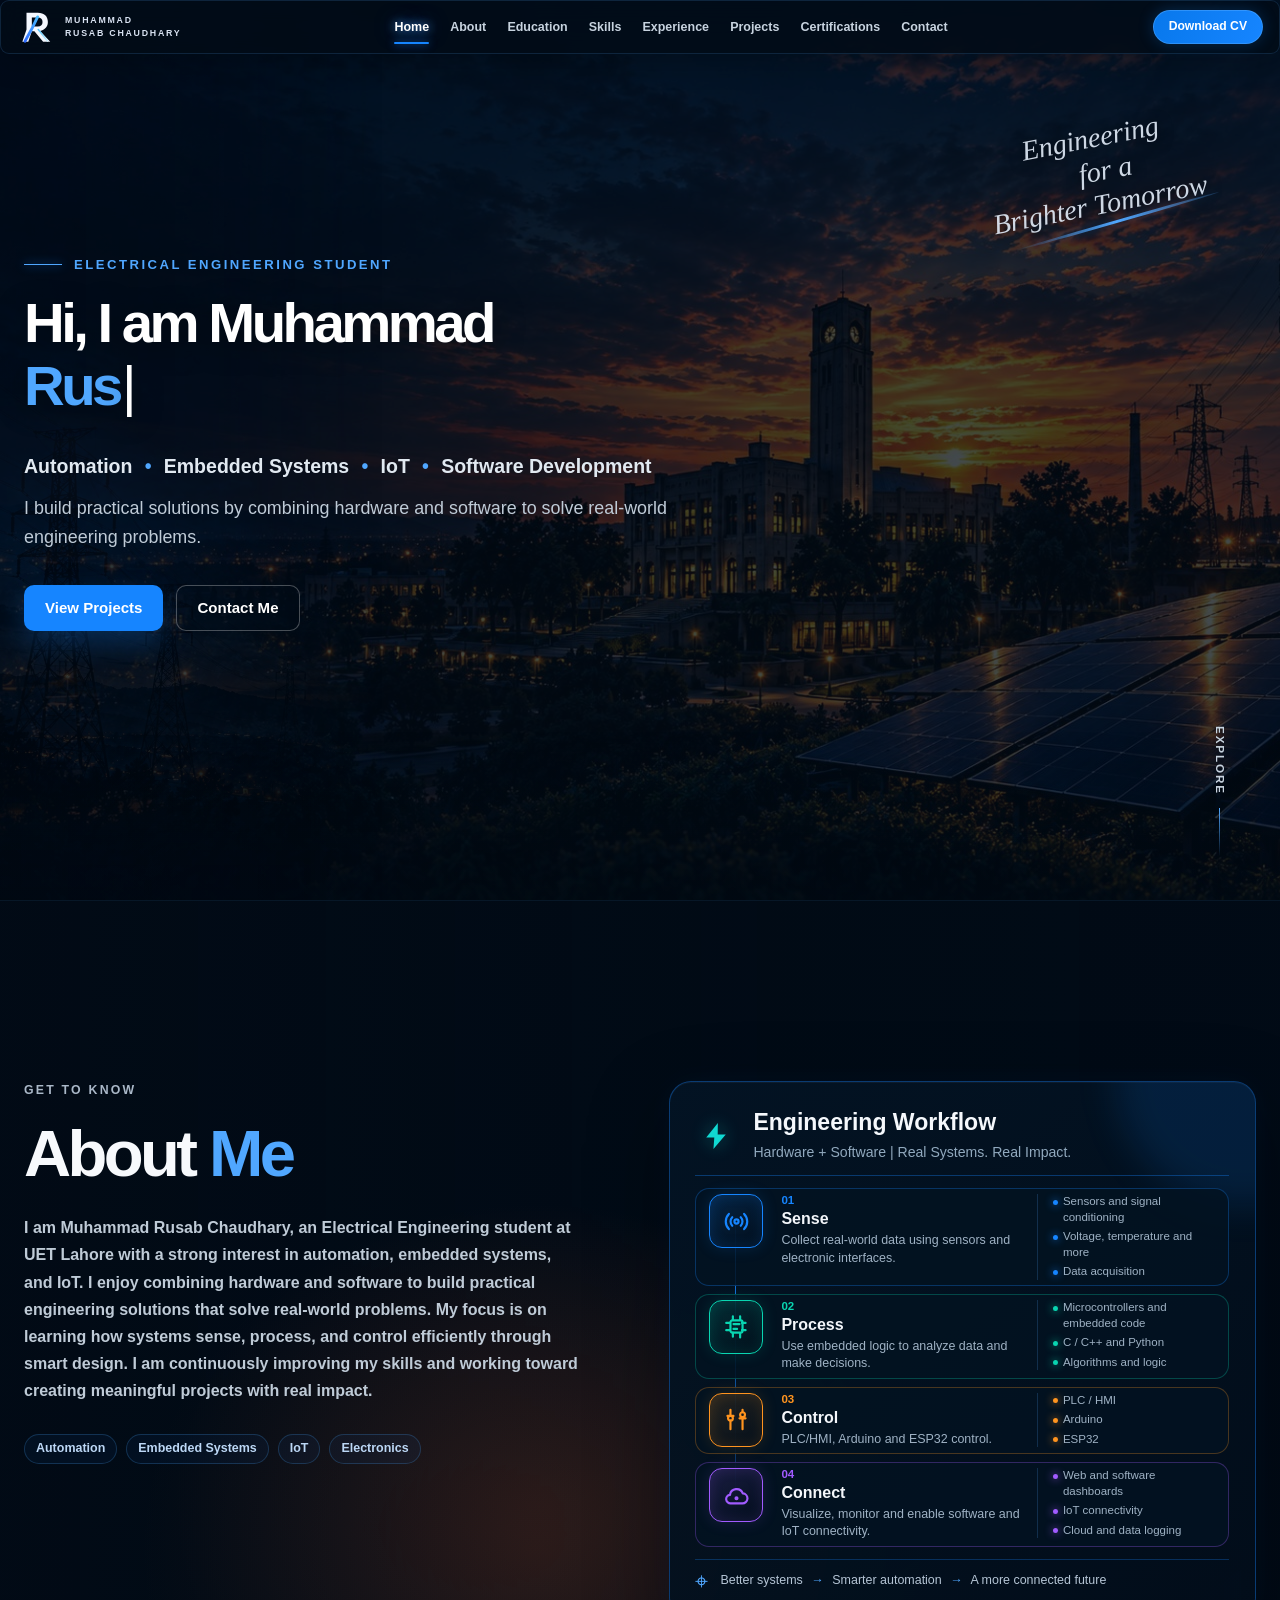
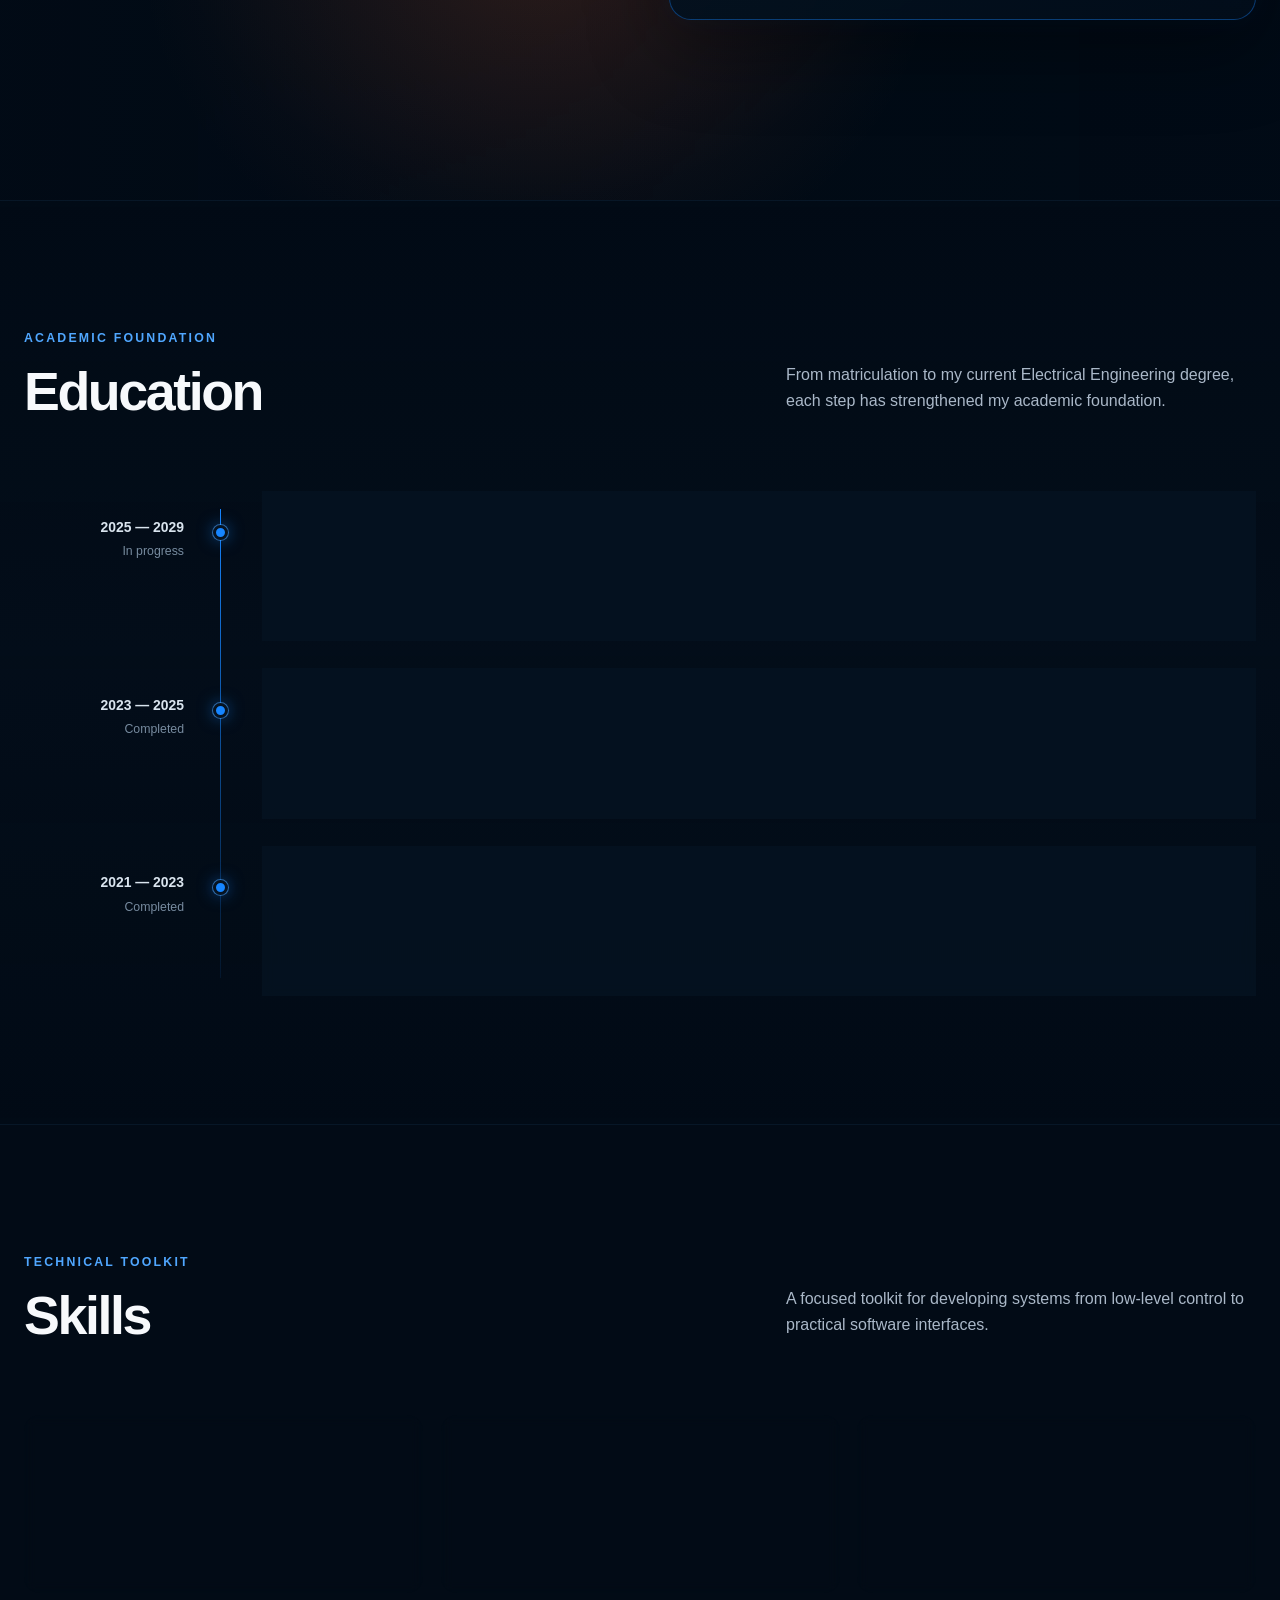
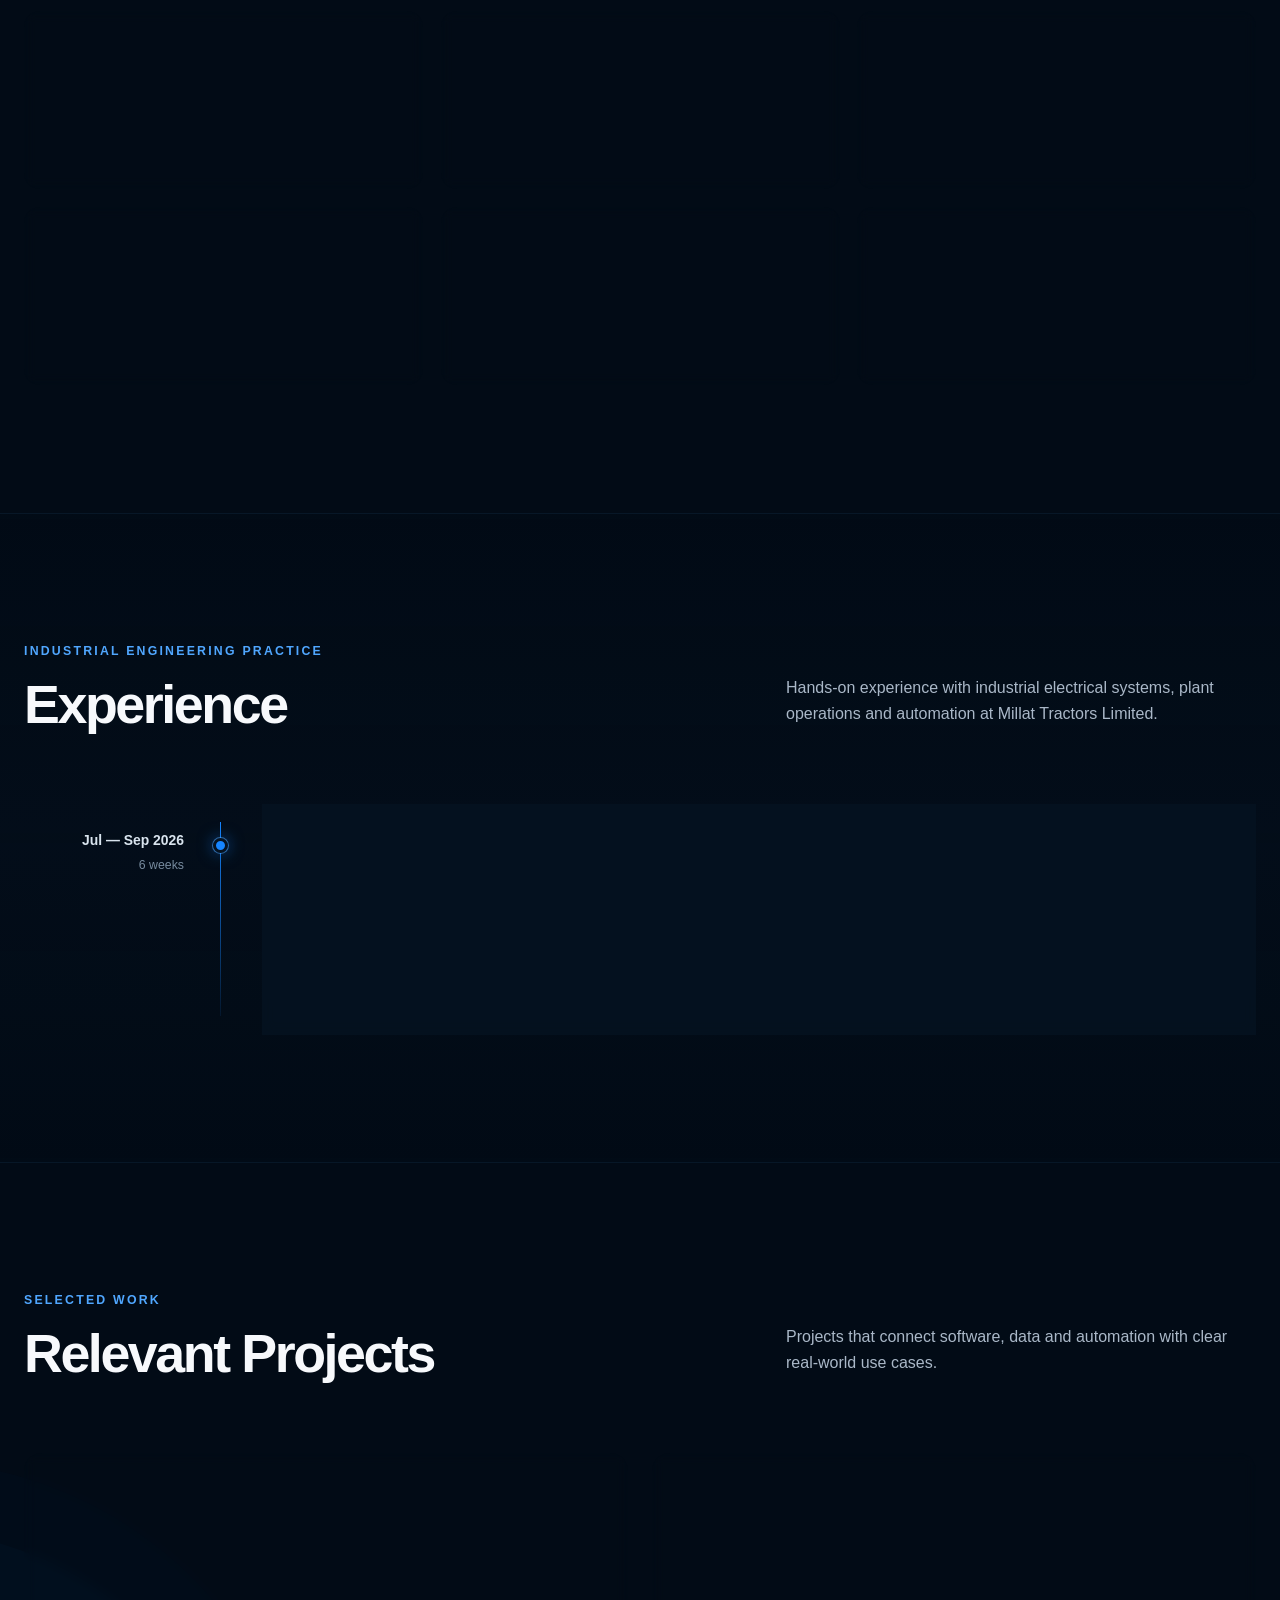
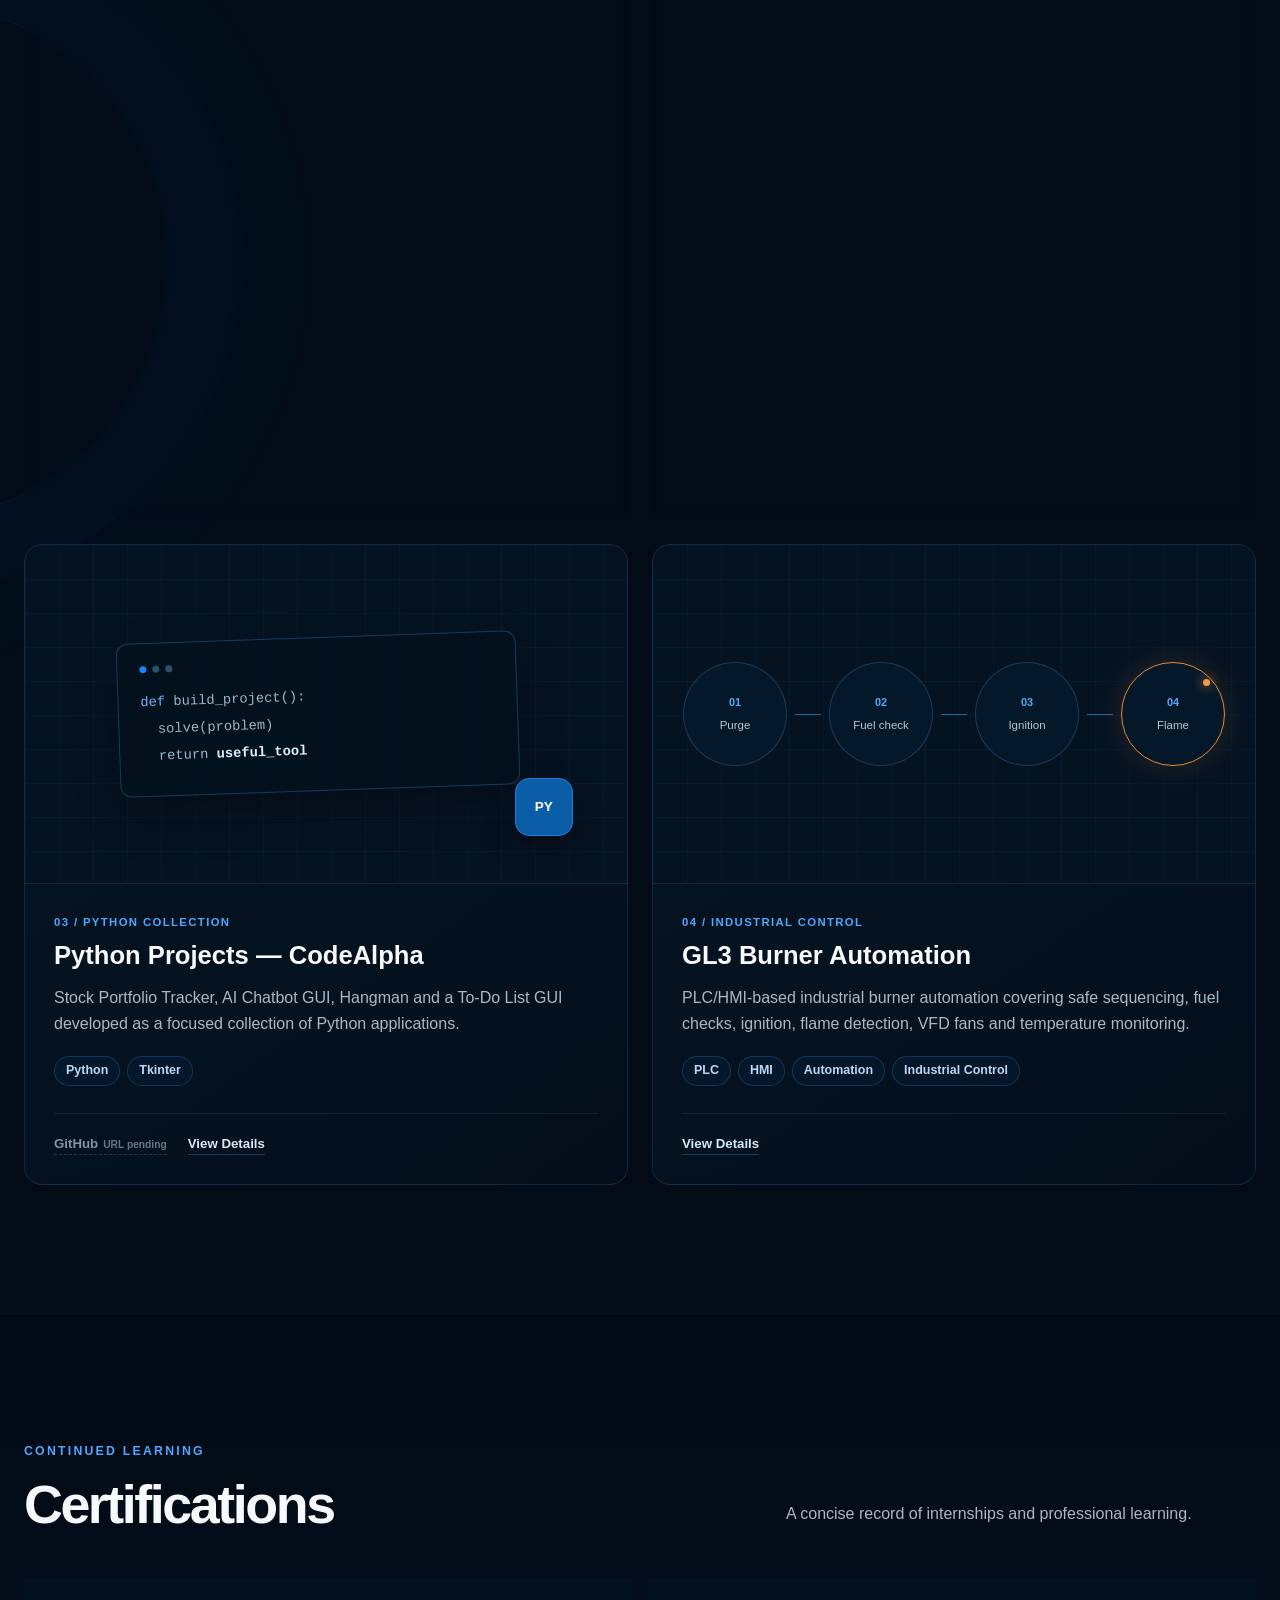
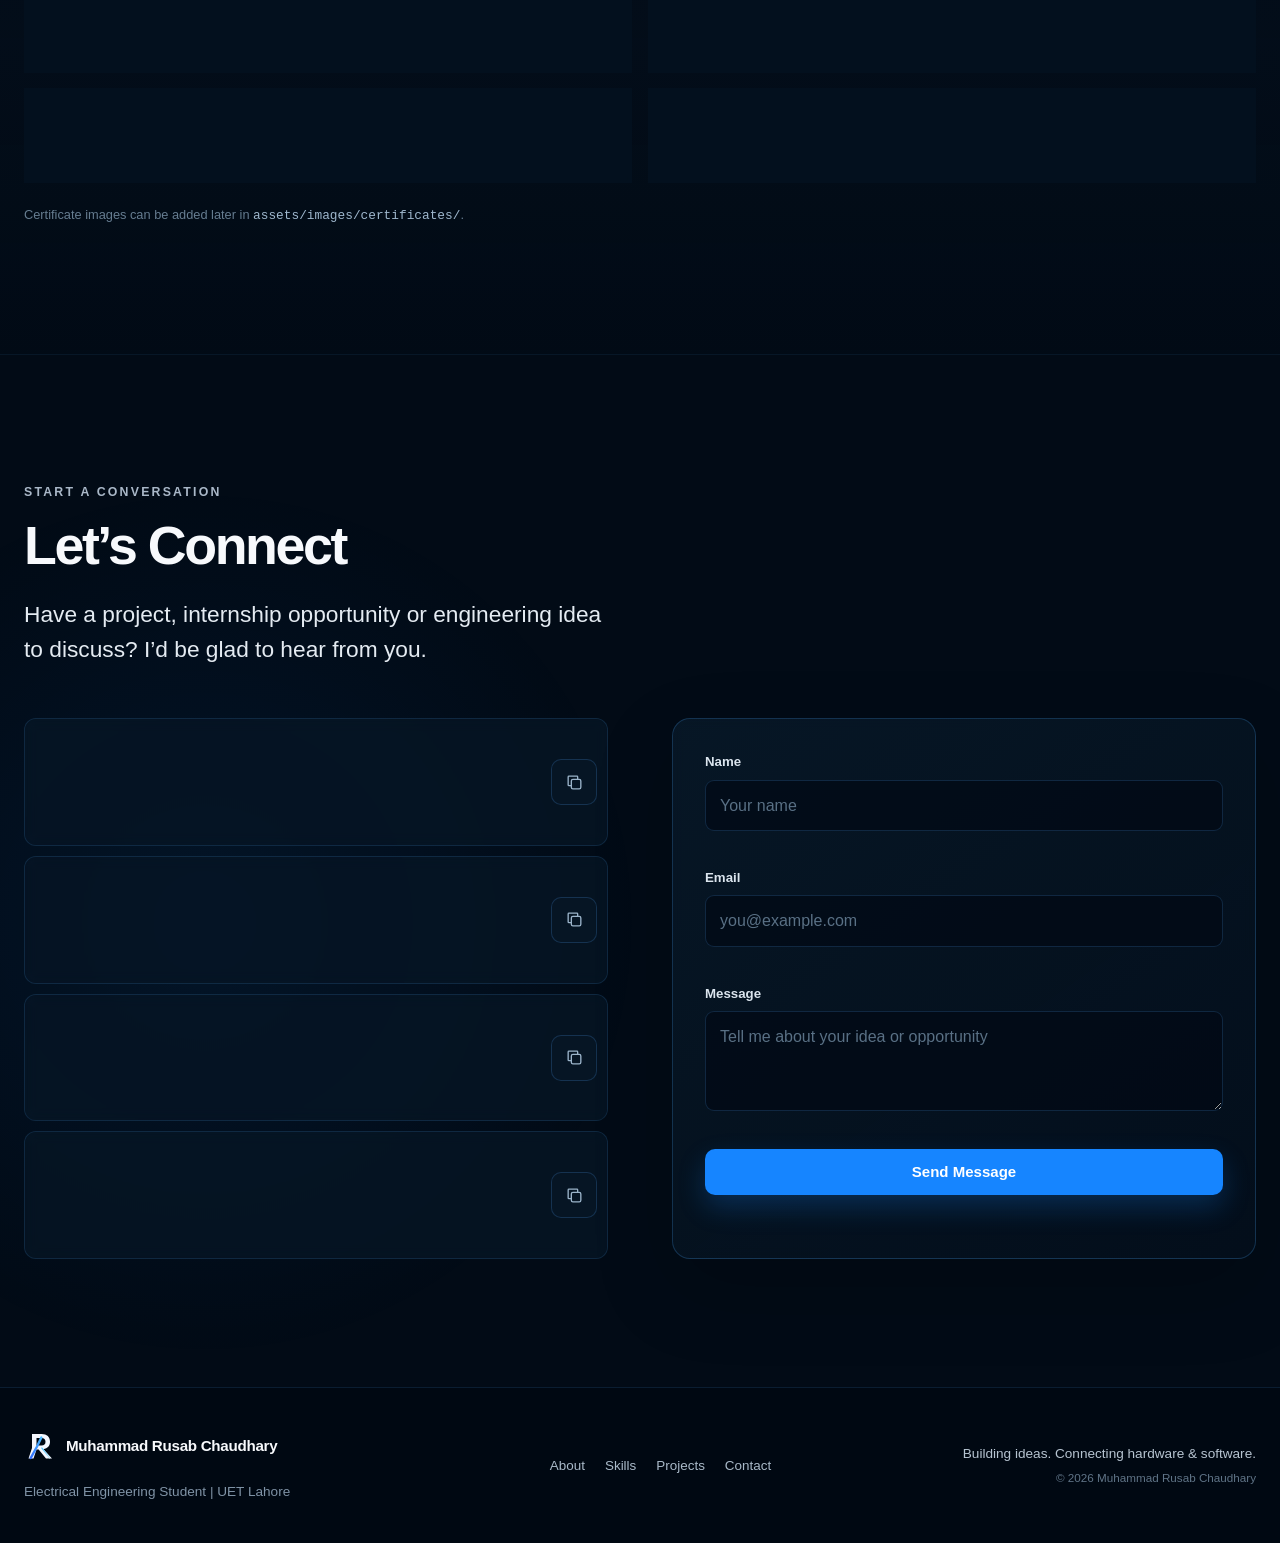
<file: index.html>
<!doctype html>
<html lang="en">
<head>
  <meta charset="utf-8">
  <meta name="viewport" content="width=device-width, initial-scale=1">
  <meta name="description" content="Portfolio of Muhammad Rusab Chaudhary, an Electrical Engineering student focused on automation, embedded systems, IoT and software development.">
  <meta name="theme-color" content="#020b16">
  <title>Muhammad Rusab Chaudhary | Electrical Engineering Portfolio</title>
  <meta property="og:type" content="website">
  <meta property="og:title" content="Muhammad Rusab Chaudhary | Electrical Engineering Portfolio">
  <meta property="og:description" content="Electrical Engineering Student | Automation - Embedded - IoT">
  <meta property="og:image" content="assets/images/og-image.png">
  <meta name="twitter:card" content="summary_large_image">
  <meta name="twitter:title" content="Muhammad Rusab Chaudhary | Electrical Engineering Portfolio">
  <meta name="twitter:description" content="Electrical Engineering Student | Automation - Embedded - IoT">
  <meta name="twitter:image" content="assets/images/og-image.png">
  <link rel="icon" type="image/svg+xml" href="favicon.svg">
  <link rel="icon" type="image/png" sizes="32x32" href="assets/images/favicon-32.png">
  <link rel="icon" type="image/png" sizes="16x16" href="assets/images/favicon-16.png">
  <link rel="shortcut icon" href="favicon.ico">
  <link rel="apple-touch-icon" sizes="180x180" href="assets/images/apple-touch-icon.png">
  <link rel="manifest" href="site.webmanifest">
  <link rel="preload" as="image" href="assets/images/hero-bg.jpg" fetchpriority="high">
  <link rel="preload" as="image" href="assets/images/transmission-towers.png" fetchpriority="high">
  <link rel="stylesheet" href="style.css">
  <script src="email-validation.js" defer></script>
  <script src="script.js" defer></script>
</head>
<body>
  <img class="page-background" src="assets/images/hero-bg.jpg" alt="" aria-hidden="true" width="1600" height="900" fetchpriority="high" loading="eager" decoding="async">
  <a class="skip-link" href="#main-content">Skip to main content</a>

  <header class="site-header" id="site-header">
    <nav class="nav-shell" aria-label="Primary navigation">
      <a class="brand" href="#home" aria-label="Muhammad Rusab Chaudhary, home">
        <img class="brand-logo" src="assets/images/logo-r.svg" alt="Rusab Chaudhary logo" width="38" height="38">
        <span class="brand-name"><span>Muhammad</span><span>Rusab Chaudhary</span></span>
      </a>

      <button class="menu-toggle" type="button" aria-expanded="false" aria-controls="primary-menu" aria-label="Open navigation menu">
        <span></span><span></span><span></span>
      </button>

      <div class="nav-panel" id="primary-menu">
        <ul class="nav-links">
          <li><a class="nav-link active" href="#home">Home</a></li>
          <li><a class="nav-link" href="#about">About</a></li>
          <li><a class="nav-link" href="#education">Education</a></li>
          <li><a class="nav-link" href="#skills">Skills</a></li>
          <li><a class="nav-link" href="#experience">Experience</a></li>
          <li><a class="nav-link" href="#projects">Projects</a></li>
          <li><a class="nav-link" href="#certifications">Certifications</a></li>
          <li><a class="nav-link" href="#contact">Contact</a></li>
        </ul>
        <a class="button button-small button-outline cv-link" href="assets/documents/CV.pdf" download>Download CV</a>
      </div>
    </nav>
  </header>

  <main id="main-content">
    <section class="hero" id="home" aria-labelledby="hero-title">
      <div class="hero-content container">
        <p class="eyebrow hero-eyebrow">Electrical Engineering Student</p>
        <h1 id="hero-title"><span class="typed-line" aria-hidden="true"><span class="typed-prefix-line"><span id="typed-prefix"></span></span><span class="typed-name-line"><span id="typed-name"></span></span></span><span class="type-cursor" aria-hidden="true">|</span><span class="sr-only">Hi, I am Muhammad Rusab Chaudhary</span></h1>
        <p class="hero-specialties">Automation <span>•</span> Embedded Systems <span>•</span> IoT <span>•</span> Software Development</p>
        <p class="hero-intro">I build practical solutions by combining hardware and software to solve real-world engineering problems.</p>
        <div class="hero-actions">
          <a class="button button-primary" href="#projects">View Projects</a>
          <a class="button button-ghost" href="#contact">Contact Me</a>
        </div>
      </div>
      <p class="hero-motto" aria-label="Engineering for a Brighter Tomorrow">
        <span>Engineering</span>
        <span>for a</span>
        <span>Brighter Tomorrow</span>
      </p>
      <a class="scroll-cue" href="#about" aria-label="Scroll to About section">
        <span>Explore</span>
        <span class="scroll-line" aria-hidden="true"></span>
      </a>
    </section>

    <div class="tower-decoration" aria-hidden="true"></div>

    <section class="section about-section" id="about" aria-labelledby="about-title">
      <div class="container about-grid">
        <div class="section-copy reveal">
          <p class="section-kicker">Get to know</p>
          <h2 id="about-title">About <span>Me</span></h2>
          <p class="lead">I am Muhammad Rusab Chaudhary, an Electrical Engineering student at UET Lahore with a strong interest in automation, embedded systems, and IoT. I enjoy combining hardware and software to build practical engineering solutions that solve real-world problems. My focus is on learning how systems sense, process, and control efficiently through smart design. I am continuously improving my skills and working toward creating meaningful projects with real impact.</p>
          <div class="interest-list" aria-label="Primary interests">
            <span>Automation</span><span>Embedded Systems</span><span>IoT</span><span>Electronics</span>
          </div>
        </div>

        <div class="systems-card reveal" aria-labelledby="workflow-card-title">
          <div class="systems-card-header">
            <span class="systems-card-mark" aria-hidden="true">
              <svg viewBox="0 0 24 24" fill="none"><path d="M13.3 2.8 5.1 13h5.7l-.6 8.2L18.9 11h-5.7l.1-8.2Z" fill="currentColor"/></svg>
            </span>
            <div>
              <h3 id="workflow-card-title">Engineering Workflow</h3>
              <p>Hardware + Software <span aria-hidden="true">|</span> Real Systems. Real Impact.</p>
            </div>
          </div>
          <ol class="workflow-stages">
            <li class="workflow-stage stage-sense">
              <span class="workflow-icon" aria-hidden="true">
                <svg viewBox="0 0 24 24" fill="none"><circle cx="12" cy="12" r="1.7"/><path d="M8.5 8.5a5 5 0 0 0 0 7M15.5 8.5a5 5 0 0 1 0 7M5.7 5.7a9 9 0 0 0 0 12.6M18.3 5.7a9 9 0 0 1 0 12.6"/></svg>
              </span>
              <div class="workflow-stage-copy">
                <span class="workflow-index">01</span>
                <h4>Sense</h4>
                <p>Collect real-world data using sensors and electronic interfaces.</p>
              </div>
              <ul class="workflow-details">
                <li>Sensors and signal conditioning</li>
                <li>Voltage, temperature and more</li>
                <li>Data acquisition</li>
              </ul>
            </li>
            <li class="workflow-stage stage-process">
              <span class="workflow-icon" aria-hidden="true">
                <svg viewBox="0 0 24 24" fill="none"><rect x="7" y="7" width="10" height="10" rx="1.5"/><path d="M9.5 10h5m-5 4h3M9 3.5v3m6-3v3M9 17v3.5m6-3v3.5M3.5 9h3m-3 6h3m10-6h3m-3 6h3"/></svg>
              </span>
              <div class="workflow-stage-copy">
                <span class="workflow-index">02</span>
                <h4>Process</h4>
                <p>Use embedded logic to analyze data and make decisions.</p>
              </div>
              <ul class="workflow-details">
                <li>Microcontrollers and embedded code</li>
                <li>C / C++ and Python</li>
                <li>Algorithms and logic</li>
              </ul>
            </li>
            <li class="workflow-stage stage-control">
              <span class="workflow-icon" aria-hidden="true">
                <svg viewBox="0 0 24 24" fill="none"><path d="M7 4v5m0 4v7m10-16v2m0 4v10M4.5 9h5m5 2h5"/><circle cx="7" cy="11" r="2"/><circle cx="17" cy="8" r="2"/></svg>
              </span>
              <div class="workflow-stage-copy">
                <span class="workflow-index">03</span>
                <h4>Control</h4>
                <p>PLC/HMI, Arduino and ESP32 control.</p>
              </div>
              <ul class="workflow-details">
                <li>PLC / HMI</li>
                <li>Arduino</li>
                <li>ESP32</li>
              </ul>
            </li>
            <li class="workflow-stage stage-connect">
              <span class="workflow-icon" aria-hidden="true">
                <svg viewBox="0 0 24 24" fill="none"><path d="M7.4 18.5h9.3a4.1 4.1 0 0 0 .5-8.2 5.5 5.5 0 0 0-10.6 1.2 3.5 3.5 0 0 0 .8 7Z"/><circle cx="12" cy="14.3" r=".8"/></svg>
              </span>
              <div class="workflow-stage-copy">
                <span class="workflow-index">04</span>
                <h4>Connect</h4>
                <p>Visualize, monitor and enable software and IoT connectivity.</p>
              </div>
              <ul class="workflow-details">
                <li>Web and software dashboards</li>
                <li>IoT connectivity</li>
                <li>Cloud and data logging</li>
              </ul>
            </li>
          </ol>
          <div class="systems-output">
            <span aria-hidden="true">⌖</span>
            <p>Better systems <b aria-hidden="true">→</b> Smarter automation <b aria-hidden="true">→</b> A more connected future</p>
          </div>
        </div>
      </div>
    </section>

    <section class="section section-alt" id="education" aria-labelledby="education-title">
      <div class="container">
        <div class="section-heading reveal">
          <div>
            <p class="section-kicker">Academic foundation</p>
            <h2 id="education-title">Education</h2>
          </div>
          <p>From matriculation to my current Electrical Engineering degree, each step has strengthened my academic foundation.</p>
        </div>

        <div class="timeline education-timeline">
          <article class="timeline-item reveal">
            <div class="timeline-marker" aria-hidden="true"></div>
            <div class="timeline-date"><span>2025 — 2029</span><small>In progress</small></div>
            <div class="experience-card">
              <img class="company-logo education-logo" src="assets/images/uet-logo.png" alt="University of Engineering and Technology Lahore logo" width="58" height="58">
              <div>
                <h3>B.Sc. Electrical Engineering</h3>
                <p class="education-institute">University of Engineering and Technology (UET), Lahore</p>
                <p class="education-grade">In progress</p>
              </div>
            </div>
          </article>

          <article class="timeline-item reveal">
            <div class="timeline-marker" aria-hidden="true"></div>
            <div class="timeline-date"><span>2023 — 2025</span><small>Completed</small></div>
            <div class="experience-card">
              <img class="company-logo education-logo" src="assets/images/gcu-logo.jpg" alt="Government College University Lahore logo" width="58" height="58">
              <div>
                <h3>FSc Pre-Engineering</h3>
                <p class="education-institute">Government College University (GCU), Lahore</p>
                <p class="education-grade">Cleared Intermediate with A Grade</p>
              </div>
            </div>
          </article>

          <article class="timeline-item reveal">
            <div class="timeline-marker" aria-hidden="true"></div>
            <div class="timeline-date"><span>2021 — 2023</span><small>Completed</small></div>
            <div class="experience-card">
              <div class="company-logo education-initials" aria-label="Jinnah Officers Schools initials">JOS</div>
              <div>
                <h3>Matriculation</h3>
                <p class="education-institute">Jinnah Officers Schools</p>
                <p class="education-grade">Cleared Matriculation with A+ Grade</p>
              </div>
            </div>
          </article>
        </div>
      </div>
    </section>

    <section class="section" id="skills" aria-labelledby="skills-title">
      <div class="container">
        <div class="section-heading reveal">
          <div>
            <p class="section-kicker">Technical toolkit</p>
            <h2 id="skills-title">Skills</h2>
          </div>
          <p>A focused toolkit for developing systems from low-level control to practical software interfaces.</p>
        </div>

        <div class="skills-grid">
          <article class="skill-card" data-percent="85">
            <div class="skill-card-heading"><div class="skill-title"><img class="skill-icon skill-icon-image" src="assets/images/python-skill.png" alt="" aria-hidden="true" width="38" height="38"><h3>Python</h3></div><span class="skill-percentage">0%</span></div>
            <p class="skill-description">Desktop GUIs, automation scripts and data-handling tools</p>
            <div class="skill-progress" role="progressbar" aria-label="Python proficiency" aria-valuenow="0" aria-valuemin="0" aria-valuemax="100"><span class="skill-progress-fill"></span></div>
          </article>
          <article class="skill-card" data-percent="70">
            <div class="skill-card-heading"><div class="skill-title"><img class="skill-icon skill-icon-image" src="assets/images/c-cpp-skill.png" alt="" aria-hidden="true" width="38" height="38"><h3>C / C++</h3></div><span class="skill-percentage">0%</span></div>
            <p class="skill-description">Embedded programming and problem solving</p>
            <div class="skill-progress" role="progressbar" aria-label="C / C++ proficiency" aria-valuenow="0" aria-valuemin="0" aria-valuemax="100"><span class="skill-progress-fill"></span></div>
          </article>
          <article class="skill-card" data-percent="75">
            <div class="skill-card-heading"><div class="skill-title"><img class="skill-icon skill-icon-image" src="assets/images/web-development-skill.png" alt="" aria-hidden="true" width="38" height="38"><h3>Web Development</h3></div><span class="skill-percentage">0%</span></div>
            <p class="skill-description">Responsive sites and apps with HTML, CSS, JavaScript and Supabase</p>
            <div class="skill-progress" role="progressbar" aria-label="Web Development proficiency" aria-valuenow="0" aria-valuemin="0" aria-valuemax="100"><span class="skill-progress-fill"></span></div>
          </article>
          <article class="skill-card" data-percent="90">
            <div class="skill-card-heading"><div class="skill-title"><img class="skill-icon skill-icon-image" src="assets/images/ms-office-skill.png" alt="" aria-hidden="true" width="38" height="38"><h3>MS Office</h3></div><span class="skill-percentage">0%</span></div>
            <p class="skill-description">Excel, Word and PowerPoint for reports and documentation</p>
            <div class="skill-progress" role="progressbar" aria-label="MS Office proficiency" aria-valuenow="0" aria-valuemin="0" aria-valuemax="100"><span class="skill-progress-fill"></span></div>
          </article>
          <article class="skill-card" data-percent="80">
            <div class="skill-card-heading"><div class="skill-title"><span class="skill-icon skill-icon-text" aria-hidden="true">P</span><h3>Proteus</h3></div><span class="skill-percentage">0%</span></div>
            <p class="skill-description">Circuit design and microcontroller simulation</p>
            <div class="skill-progress" role="progressbar" aria-label="Proteus proficiency" aria-valuenow="0" aria-valuemin="0" aria-valuemax="100"><span class="skill-progress-fill"></span></div>
          </article>
          <article class="skill-card" data-percent="65">
            <div class="skill-card-heading"><div class="skill-title"><img class="skill-icon skill-icon-image" src="assets/images/solar-design-skill.png" alt="" aria-hidden="true" width="38" height="38"><h3>Solar System Design</h3></div><span class="skill-percentage">0%</span></div>
            <p class="skill-description">System sizing, panel/inverter selection and layout</p>
            <div class="skill-progress" role="progressbar" aria-label="Solar System Design proficiency" aria-valuenow="0" aria-valuemin="0" aria-valuemax="100"><span class="skill-progress-fill"></span></div>
          </article>
          <article class="skill-card" data-percent="85">
            <div class="skill-card-heading"><div class="skill-title"><img class="skill-icon skill-icon-image" src="assets/images/computer%20hardware%20troubleshoting.jpg" alt="" aria-hidden="true" width="38" height="38"><h3>Computer Hardware Troubleshooting</h3></div><span class="skill-percentage">0%</span></div>
            <p class="skill-description">PC assembly, diagnosis and repair</p>
            <div class="skill-progress" role="progressbar" aria-label="Computer Hardware Troubleshooting proficiency" aria-valuenow="0" aria-valuemin="0" aria-valuemax="100"><span class="skill-progress-fill"></span></div>
          </article>
          <article class="skill-card" data-percent="65">
            <div class="skill-card-heading"><div class="skill-title"><img class="skill-icon skill-icon-image" src="assets/images/project%20managemnt.jpg" alt="" aria-hidden="true" width="38" height="38"><h3>Project Management</h3></div><span class="skill-percentage">0%</span></div>
            <p class="skill-description">Planning, task tracking and teamwork</p>
            <div class="skill-progress" role="progressbar" aria-label="Project Management proficiency" aria-valuenow="0" aria-valuemin="0" aria-valuemax="100"><span class="skill-progress-fill"></span></div>
          </article>
          <article class="skill-card" data-percent="70">
            <div class="skill-card-heading"><div class="skill-title"><img class="skill-icon skill-icon-image" src="assets/images/embeded%20system.jpg" alt="" aria-hidden="true" width="38" height="38"><h3>Embedded Systems &amp; Automation</h3></div><span class="skill-percentage">0%</span></div>
            <p class="skill-description">Arduino, PLC/HMI and sensor-based control</p>
            <div class="skill-progress" role="progressbar" aria-label="Embedded Systems &amp; Automation proficiency" aria-valuenow="0" aria-valuemin="0" aria-valuemax="100"><span class="skill-progress-fill"></span></div>
          </article>
        </div>
      </div>
    </section>

    <section class="section section-alt" id="experience" aria-labelledby="experience-title">
      <div class="container">
        <div class="section-heading reveal">
          <div>
            <p class="section-kicker">Industrial engineering practice</p>
            <h2 id="experience-title">Experience</h2>
          </div>
          <p>Hands-on experience with industrial electrical systems, plant operations and automation at Millat Tractors Limited.</p>
        </div>

        <div class="timeline">
          <article class="timeline-item reveal">
            <div class="timeline-marker" aria-hidden="true"></div>
            <div class="timeline-date"><span>Jul — Sep 2026</span><small>6 weeks</small></div>
            <div class="experience-card">
              <img class="company-logo education-logo" src="assets/images/millat-logo.png" alt="Millat Tractors Limited logo" width="72" height="72">
              <div>
                <p class="experience-type">Engineering internship</p>
                <h3>Electrical Engineering Intern</h3>
                <p class="company-name">Millat Tractors Limited</p>
                <p>Worked with industrial electrical systems, plant operations and energy-efficiency related engineering. Contributed to GL3 burner automation work involving PLC/HMI control, purge and ignition sequencing, safety checks, flame detection, VFD-controlled fans and temperature monitoring.</p>
              </div>
            </div>
          </article>
        </div>
      </div>
    </section>

    <section class="section projects-section" id="projects" aria-labelledby="projects-title">
      <div class="container">
        <div class="section-heading reveal">
          <div>
            <p class="section-kicker">Selected work</p>
            <h2 id="projects-title">Relevant Projects</h2>
          </div>
          <p>Projects that connect software, data and automation with clear real-world use cases.</p>
        </div>

        <div class="projects-grid">
          <article class="project-card project-featured reveal">
            <div class="project-visual attendance-visual" role="img" aria-label="Diagram preview of an attendance management dashboard">
              <div class="visual-topline"><span></span><span></span><span></span></div>
              <svg viewBox="0 0 640 360" aria-hidden="true">
                <rect x="36" y="54" width="132" height="266" rx="12" class="svg-panel"/>
                <rect x="194" y="54" width="410" height="74" rx="12" class="svg-panel"/>
                <rect x="194" y="150" width="250" height="170" rx="12" class="svg-panel"/>
                <rect x="466" y="150" width="138" height="170" rx="12" class="svg-panel"/>
                <path d="M224 280l48-51 48 20 52-63 40 19" class="svg-accent-line"/>
                <circle cx="272" cy="229" r="7" class="svg-dot"/><circle cx="320" cy="249" r="7" class="svg-dot"/><circle cx="372" cy="186" r="7" class="svg-dot"/>
                <rect x="492" y="184" width="28" height="100" rx="5" class="svg-bar"/><rect x="530" y="212" width="28" height="72" rx="5" class="svg-bar"/><rect x="568" y="168" width="18" height="116" rx="5" class="svg-bar"/>
              </svg>
              <span class="visual-label">Web Application</span>
            </div>
            <div class="project-body">
              <p class="project-index">01 / Featured</p>
              <h3>Attendance Management System</h3>
              <p>A multi-section attendance application with CR/Admin roles, subject and timetable management, attendance history, reports, exports and a Supabase backend.</p>
              <div class="tag-list"><span>HTML</span><span>CSS</span><span>JavaScript</span><span>Supabase</span></div>
              <div class="project-actions">
                <span class="text-link unavailable" title="Add the live project URL">Live Demo <small>URL pending</small></span>
                <span class="text-link unavailable" title="Add the repository URL">GitHub <small>URL pending</small></span>
                <button class="text-link detail-trigger" type="button" data-dialog="attendance-dialog">View Details</button>
              </div>
            </div>
          </article>

          <article class="project-card reveal">
            <div class="project-visual route-visual" role="img" aria-label="Diagram preview of connected bus stops and routes">
              <svg viewBox="0 0 640 360" aria-hidden="true">
                <path d="M64 282c98-28 89-127 181-136 110-11 109 89 206 51 54-21 59-94 125-112" class="svg-route"/>
                <path d="M71 96c83 12 117 84 200 73 102-14 128-117 273-48" class="svg-route secondary"/>
                <g class="svg-stops"><circle cx="71" cy="96" r="10"/><circle cx="155" cy="141" r="10"/><circle cx="245" cy="146" r="10"/><circle cx="337" cy="175" r="10"/><circle cx="451" cy="197" r="10"/><circle cx="544" cy="121" r="10"/></g>
              </svg>
              <span class="route-stat"><strong>359</strong> stops</span><span class="route-stat second"><strong>34</strong> routes</span>
            </div>
            <div class="project-body">
              <p class="project-index">02 / Web &amp; Maps</p>
              <h3>UET Bus Route Website</h3>
              <p>A web application that helps students find the nearest bus stop and explore UET Lahore routes, route details and timings.</p>
              <div class="tag-list"><span>HTML</span><span>CSS</span><span>JavaScript</span><span>Maps</span></div>
              <div class="project-actions">
                <span class="text-link unavailable" title="Add the live project URL">Live Demo <small>URL pending</small></span>
                <span class="text-link unavailable" title="Add the repository URL">GitHub <small>URL pending</small></span>
                <button class="text-link detail-trigger" type="button" data-dialog="bus-dialog">View Details</button>
              </div>
            </div>
          </article>

          <article class="project-card reveal">
            <div class="project-visual python-visual" role="img" aria-label="Diagram preview of Python desktop application windows">
              <div class="code-window">
                <div class="code-dots"><span></span><span></span><span></span></div>
                <p><i>def</i> build_project():</p><p>&nbsp;&nbsp;solve(problem)</p><p>&nbsp;&nbsp;return <b>useful_tool</b></p>
              </div>
              <div class="python-badge" aria-hidden="true">PY</div>
            </div>
            <div class="project-body">
              <p class="project-index">03 / Python Collection</p>
              <h3>Python Projects — CodeAlpha</h3>
              <p>Stock Portfolio Tracker, AI Chatbot GUI, Hangman and a To-Do List GUI developed as a focused collection of Python applications.</p>
              <div class="tag-list"><span>Python</span><span>Tkinter</span></div>
              <div class="project-actions">
                <span class="text-link unavailable" title="Add the repository URL">GitHub <small>URL pending</small></span>
                <button class="text-link detail-trigger" type="button" data-dialog="python-dialog">View Details</button>
              </div>
            </div>
          </article>

          <article class="project-card reveal">
            <div class="project-visual burner-visual" role="img" aria-label="Process diagram for industrial burner automation">
              <div class="process-node"><span>01</span>Purge</div><i></i>
              <div class="process-node"><span>02</span>Fuel check</div><i></i>
              <div class="process-node"><span>03</span>Ignition</div><i></i>
              <div class="process-node active"><span>04</span>Flame</div>
            </div>
            <div class="project-body">
              <p class="project-index">04 / Industrial Control</p>
              <h3>GL3 Burner Automation</h3>
              <p>PLC/HMI-based industrial burner automation covering safe sequencing, fuel checks, ignition, flame detection, VFD fans and temperature monitoring.</p>
              <div class="tag-list"><span>PLC</span><span>HMI</span><span>Automation</span><span>Industrial Control</span></div>
              <div class="project-actions">
                <button class="text-link detail-trigger" type="button" data-dialog="burner-dialog">View Details</button>
              </div>
            </div>
          </article>
        </div>
      </div>
    </section>

    <section class="section section-alt" id="certifications" aria-labelledby="certifications-title">
      <div class="container">
        <div class="section-heading compact-heading reveal">
          <div>
            <p class="section-kicker">Continued learning</p>
            <h2 id="certifications-title">Certifications</h2>
          </div>
          <p>A concise record of internships and professional learning.</p>
        </div>

        <div class="cert-grid">
          <article class="cert-card reveal"><div class="cert-mark">CA</div><div><p>Internship Certificate</p><h3>CodeAlpha</h3></div><span class="cert-type">Python</span></article>
          <article class="cert-card reveal"><div class="cert-mark">AT</div><div><p>Internship Certificate</p><h3>Arch Technologies</h3></div><span class="cert-type">Python</span></article>
          <article class="cert-card reveal"><div class="cert-mark">MTL</div><div><p>Internship Certificate</p><h3>Millat Tractors</h3></div><span class="cert-type">Electrical</span></article>
          <article class="cert-card reveal"><div class="cert-mark">C</div><div><p>Course Certificate</p><h3>Claude 101</h3></div><span class="cert-type">AI</span></article>
        </div>
        <p class="asset-note reveal">Certificate images can be added later in <code>assets/images/certificates/</code>.</p>
      </div>
    </section>

    <section class="section contact-section" id="contact" aria-labelledby="contact-title">
      <div class="container contact-grid">
        <div class="contact-intro reveal">
          <p class="section-kicker">Start a conversation</p>
          <h2 id="contact-title">Let’s Connect</h2>
          <p class="lead">Have a project, internship opportunity or engineering idea to discuss? I’d be glad to hear from you.</p>
        </div>

        <div class="contact-links reveal" aria-label="Contact profiles">
            <div class="contact-item">
              <a class="contact-link" href="https://www.linkedin.com/in/muhammad-rusab-chaudhary-494a0038a" target="_blank" rel="noopener noreferrer">
                <img class="contact-icon-image" src="assets/images/contact-linkedin.png" alt="" aria-hidden="true" width="39" height="39"><span class="contact-link-copy"><strong>LinkedIn</strong><small>www.linkedin.com/in/muhammad-rusab-chaudhary-494a0038a</small></span>
              </a>
              <button class="copy-contact" type="button" data-copy-value="https://www.linkedin.com/in/muhammad-rusab-chaudhary-494a0038a" data-copy-label="LinkedIn URL" aria-label="Copy LinkedIn URL" title="Copy LinkedIn URL">
                <svg class="copy-icon" viewBox="0 0 24 24" aria-hidden="true"><rect x="8" y="8" width="12" height="12" rx="2"></rect><path d="M16 8V5a1 1 0 0 0-1-1H5a1 1 0 0 0-1 1v10a1 1 0 0 0 1 1h3"></path></svg><svg class="copy-success" viewBox="0 0 24 24" aria-hidden="true"><path d="m5 12 4 4L19 6"></path></svg>
              </button>
            </div>
            <div class="contact-item">
              <a class="contact-link" href="https://github.com/rusabch07" target="_blank" rel="noopener noreferrer">
                <img class="contact-icon-image" src="assets/images/contact-github.png" alt="" aria-hidden="true" width="39" height="39"><span class="contact-link-copy"><strong>GitHub</strong><small>github.com/rusabch07</small></span>
              </a>
              <button class="copy-contact" type="button" data-copy-value="https://github.com/rusabch07" data-copy-label="GitHub URL" aria-label="Copy GitHub URL" title="Copy GitHub URL">
                <svg class="copy-icon" viewBox="0 0 24 24" aria-hidden="true"><rect x="8" y="8" width="12" height="12" rx="2"></rect><path d="M16 8V5a1 1 0 0 0-1-1H5a1 1 0 0 0-1 1v10a1 1 0 0 0 1 1h3"></path></svg><svg class="copy-success" viewBox="0 0 24 24" aria-hidden="true"><path d="m5 12 4 4L19 6"></path></svg>
              </button>
            </div>
            <div class="contact-item">
              <a class="contact-link" href="mailto:m.rusabch07@gmail.com">
                <img class="contact-icon-image" src="assets/images/contact-email.png" alt="" aria-hidden="true" width="39" height="39"><span class="contact-link-copy"><strong>Email</strong><small>m.rusabch07@gmail.com</small></span>
              </a>
              <button class="copy-contact" type="button" data-copy-value="m.rusabch07@gmail.com" data-copy-label="Email address" aria-label="Copy email address" title="Copy email address">
                <svg class="copy-icon" viewBox="0 0 24 24" aria-hidden="true"><rect x="8" y="8" width="12" height="12" rx="2"></rect><path d="M16 8V5a1 1 0 0 0-1-1H5a1 1 0 0 0-1 1v10a1 1 0 0 0 1 1h3"></path></svg><svg class="copy-success" viewBox="0 0 24 24" aria-hidden="true"><path d="m5 12 4 4L19 6"></path></svg>
              </button>
            </div>
            <div class="contact-item">
              <a class="contact-link" href="tel:+923324633194">
                <img class="contact-icon-image" src="assets/images/contact-phone.png" alt="" aria-hidden="true" width="39" height="39"><span class="contact-link-copy"><strong>Phone</strong><small>+92 332 4633194</small></span>
              </a>
              <button class="copy-contact" type="button" data-copy-value="+923324633194" data-copy-label="Phone number" aria-label="Copy phone number" title="Copy phone number">
                <svg class="copy-icon" viewBox="0 0 24 24" aria-hidden="true"><rect x="8" y="8" width="12" height="12" rx="2"></rect><path d="M16 8V5a1 1 0 0 0-1-1H5a1 1 0 0 0-1 1v10a1 1 0 0 0 1 1h3"></path></svg><svg class="copy-success" viewBox="0 0 24 24" aria-hidden="true"><path d="m5 12 4 4L19 6"></path></svg>
              </button>
            </div>
        </div>
        <p class="sr-only" id="copy-contact-status" role="status" aria-live="polite"></p>

        <!-- Update data-access-key here if the Web3Forms access key changes. -->
        <form class="contact-form reveal" id="contact-form" data-access-key="4492c1e7-2141-4bd9-97f6-e9afa562d3e4" novalidate>
          <div class="form-row">
            <label for="contact-name">Name</label>
            <input id="contact-name" name="name" type="text" autocomplete="off" placeholder="Your name" aria-describedby="contact-name-error" required>
            <p class="field-error" id="contact-name-error"></p>
          </div>
          <div class="form-row">
            <label for="contact-email">Email</label>
            <input id="contact-email" name="email" type="email" autocomplete="email" placeholder="you@example.com" aria-describedby="contact-email-error" required>
            <p class="field-error" id="contact-email-error"></p>
          </div>
          <div class="form-row">
            <label for="contact-message">Message</label>
            <textarea id="contact-message" name="message" rows="5" placeholder="Tell me about your idea or opportunity" minlength="10" aria-describedby="contact-message-error" required></textarea>
            <p class="field-error" id="contact-message-error"></p>
          </div>
          <input class="form-honeypot" type="checkbox" name="botcheck" value="1" tabindex="-1" aria-hidden="true" autocomplete="off">
          <button class="button button-primary" type="submit"><span class="submit-label">Send Message</span><span class="form-spinner" aria-hidden="true"></span></button>
          <p class="form-status" id="form-status" role="status" aria-live="polite"></p>
        </form>
      </div>
    </section>
  </main>

  <footer class="site-footer">
    <div class="container footer-grid">
      <div>
        <a class="brand footer-brand" href="#home"><img class="brand-logo" src="assets/images/logo-r.svg" alt="Rusab Chaudhary logo" width="32" height="32"><span>Muhammad Rusab Chaudhary</span></a>
        <p>Electrical Engineering Student | UET Lahore</p>
      </div>
      <nav class="footer-nav" aria-label="Footer navigation">
        <a href="#about">About</a><a href="#skills">Skills</a><a href="#projects">Projects</a><a href="#contact">Contact</a>
      </nav>
      <div class="footer-note"><p>Building ideas. Connecting hardware &amp; software.</p><small>© <span id="current-year">2026</span> Muhammad Rusab Chaudhary</small></div>
    </div>
  </footer>

  <dialog class="project-dialog" id="attendance-dialog" aria-labelledby="attendance-dialog-title">
    <div class="dialog-header"><p class="section-kicker">Web application</p><button class="dialog-close" type="button" aria-label="Close project details">×</button></div>
    <h2 id="attendance-dialog-title">Attendance Management System</h2>
    <div class="dialog-grid">
      <section><h3>Overview</h3><p>A multi-section platform for managing attendance across subjects, timetables and user roles with a connected Supabase backend.</p></section>
      <section><h3>Problem</h3><p>Manual attendance records are slow to review, difficult to consolidate and prone to inconsistencies across sections and subjects.</p></section>
      <section><h3>Solution</h3><p>A role-aware web application that centralizes schedules, attendance entry, history and exportable reporting.</p></section>
      <section><h3>Features</h3><ul><li>CR and Admin roles</li><li>Subject and timetable management</li><li>Attendance history and reports</li><li>Data exports</li></ul></section>
      <section><h3>Technologies</h3><div class="tag-list"><span>HTML</span><span>CSS</span><span>JavaScript</span><span>Supabase</span></div></section>
      <section><h3>What I learned</h3><p>Structuring a larger front-end application, managing role-based flows and connecting UI state to a hosted data service.</p></section>
    </div>
    <p class="dialog-note">Project screenshots and repository links can be added when available.</p>
  </dialog>

  <dialog class="project-dialog" id="bus-dialog" aria-labelledby="bus-dialog-title">
    <div class="dialog-header"><p class="section-kicker">Web &amp; maps</p><button class="dialog-close" type="button" aria-label="Close project details">×</button></div>
    <h2 id="bus-dialog-title">UET Bus Route Website</h2>
    <div class="dialog-grid">
      <section><h3>Overview</h3><p>A route-finding website designed to help UET Lahore students discover nearby stops, routes and timing information.</p></section>
      <section><h3>Problem</h3><p>Students need a clear way to identify the nearest useful stop and understand which university route serves it.</p></section>
      <section><h3>Solution</h3><p>A map-based interface that organizes approximately 359 stops and 34 routes into searchable, understandable journeys.</p></section>
      <section><h3>Features</h3><ul><li>Nearest-stop discovery</li><li>Route and stop details</li><li>Timing information</li><li>Large structured route dataset</li></ul></section>
      <section><h3>Technologies</h3><div class="tag-list"><span>HTML</span><span>CSS</span><span>JavaScript</span><span>Maps</span></div></section>
      <section><h3>What I learned</h3><p>Working with location-oriented datasets and shaping complex route information into a focused interface for students.</p></section>
    </div>
    <p class="dialog-note">Project screenshots and repository links can be added when available.</p>
  </dialog>

  <dialog class="project-dialog" id="python-dialog" aria-labelledby="python-dialog-title">
    <div class="dialog-header"><p class="section-kicker">Python collection</p><button class="dialog-close" type="button" aria-label="Close project details">×</button></div>
    <h2 id="python-dialog-title">Python Projects — CodeAlpha</h2>
    <div class="dialog-grid">
      <section><h3>Overview</h3><p>A set of focused Python applications covering data handling, simple AI interaction, game logic and desktop productivity.</p></section>
      <section><h3>Projects</h3><ul><li>Stock Portfolio Tracker</li><li>AI Chatbot GUI</li><li>Hangman</li><li>To-Do List GUI</li></ul></section>
      <section><h3>Approach</h3><p>Each project was kept modular and task-focused, using Python logic with Tkinter where a desktop interface was useful.</p></section>
      <section><h3>Technologies</h3><div class="tag-list"><span>Python</span><span>Tkinter</span></div></section>
      <section><h3>Challenges</h3><p>Translating program state into clear user feedback and keeping event-driven GUI code organized as features grow.</p></section>
      <section><h3>What I learned</h3><p>Practical GUI development, input validation, state management and breaking larger problems into testable functions.</p></section>
    </div>
    <p class="dialog-note">Repository links can be added when available.</p>
  </dialog>

  <dialog class="project-dialog" id="burner-dialog" aria-labelledby="burner-dialog-title">
    <div class="dialog-header"><p class="section-kicker">Industrial automation</p><button class="dialog-close" type="button" aria-label="Close project details">×</button></div>
    <h2 id="burner-dialog-title">GL3 Burner Automation</h2>
    <div class="dialog-grid">
      <section><h3>Overview</h3><p>A PLC/HMI-based industrial control project designed around the safe and observable operation of a GL3 burner.</p></section>
      <section><h3>Problem</h3><p>Burner operation requires a dependable sequence with interlocks, monitored conditions and clear operator feedback.</p></section>
      <section><h3>Solution</h3><p>A staged control sequence covering purge, fuel validation, ignition, flame confirmation and continued monitoring.</p></section>
      <section><h3>Features</h3><ul><li>Purge sequence</li><li>Fuel checking and ignition</li><li>Flame detection</li><li>VFD-controlled fans</li><li>Temperature monitoring</li></ul></section>
      <section><h3>Technologies</h3><div class="tag-list"><span>PLC</span><span>HMI</span><span>Automation</span><span>Industrial Control</span></div></section>
      <section><h3>What I learned</h3><p>How industrial automation joins electrical hardware, safety logic, operator interfaces and real-time process feedback.</p></section>
    </div>
    <p class="dialog-note">Technical documentation and screenshots can be added when available.</p>
  </dialog>
</body>
</html>
</file>
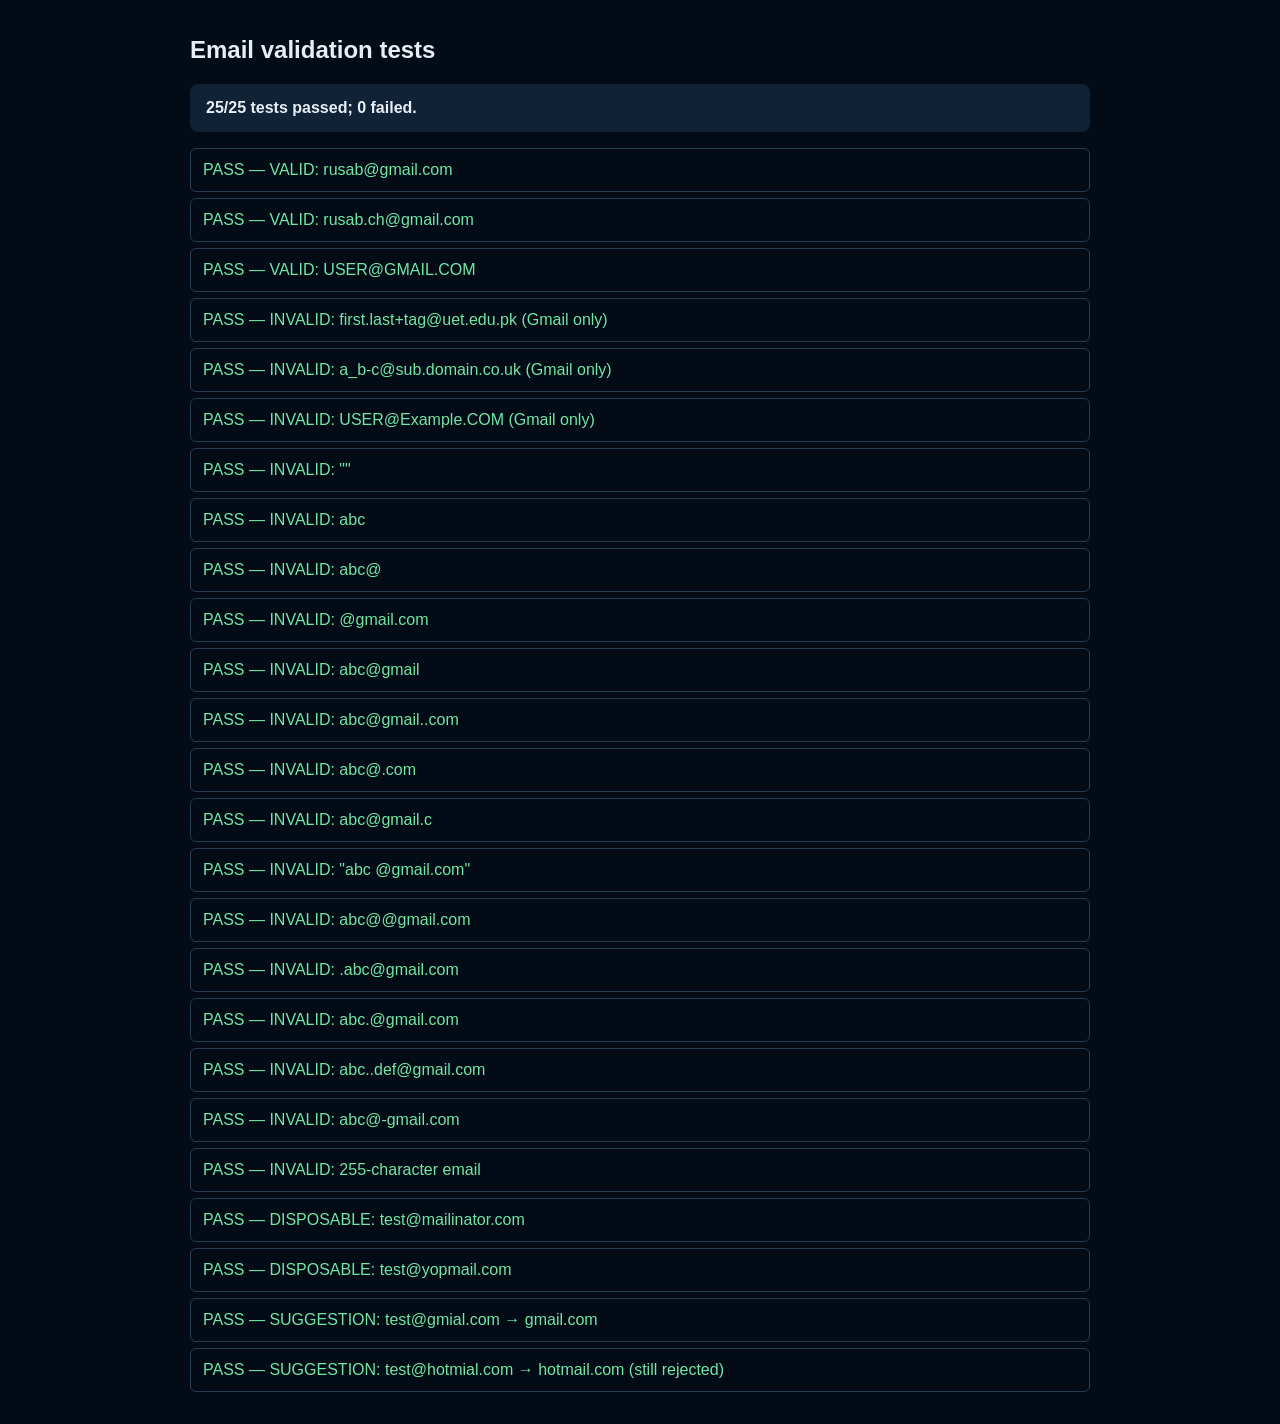
<file: tests/email-validation.test.html>
<!doctype html>
<html lang="en">
<head>
  <meta charset="utf-8">
  <meta name="viewport" content="width=device-width, initial-scale=1">
  <title>Email validation tests</title>
  <style>
    body { max-width: 900px; margin: 32px auto; padding: 0 18px; color: #e8eef5; background: #020b16; font: 16px/1.5 "Segoe UI", sans-serif; }
    h1 { font-size: 1.5rem; }
    #summary { padding: 12px 16px; border-radius: 8px; background: #102235; font-weight: 700; }
    #results { display: grid; gap: 6px; padding: 0; list-style: none; }
    #results li { padding: 9px 12px; border: 1px solid #263c50; border-radius: 6px; overflow-wrap: anywhere; }
    .pass { color: #72e6a5; }
    .fail { color: #ffabab; }
  </style>
</head>
<body>
  <h1>Email validation tests</h1>
  <p id="summary" aria-live="polite">Running tests…</p>
  <ol id="results"></ol>

  <script src="../email-validation.js"></script>
  <script>
    "use strict";

    const longEmail = `${"a".repeat(64)}@${"b".repeat(63)}.${"c".repeat(63)}.${"d".repeat(58)}.com`;
    const testCases = [
      { label: "VALID: rusab@gmail.com", email: "rusab@gmail.com", valid: true },
      { label: "VALID: rusab.ch@gmail.com", email: "rusab.ch@gmail.com", valid: true },
      { label: "VALID: USER@GMAIL.COM", email: "USER@GMAIL.COM", valid: true },
      { label: "INVALID: first.last+tag@uet.edu.pk (Gmail only)", email: "first.last+tag@uet.edu.pk", valid: false, message: "Only @gmail.com email addresses are accepted." },
      { label: "INVALID: a_b-c@sub.domain.co.uk (Gmail only)", email: "a_b-c@sub.domain.co.uk", valid: false, message: "Only @gmail.com email addresses are accepted." },
      { label: "INVALID: USER@Example.COM (Gmail only)", email: "USER@Example.COM", valid: false, message: "Only @gmail.com email addresses are accepted." },
      { label: 'INVALID: ""', email: "", valid: false },
      { label: "INVALID: abc", email: "abc", valid: false },
      { label: "INVALID: abc@", email: "abc@", valid: false },
      { label: "INVALID: @gmail.com", email: "@gmail.com", valid: false },
      { label: "INVALID: abc@gmail", email: "abc@gmail", valid: false },
      { label: "INVALID: abc@gmail..com", email: "abc@gmail..com", valid: false },
      { label: "INVALID: abc@.com", email: "abc@.com", valid: false },
      { label: "INVALID: abc@gmail.c", email: "abc@gmail.c", valid: false },
      { label: 'INVALID: "abc @gmail.com"', email: "abc @gmail.com", valid: false },
      { label: "INVALID: abc@@gmail.com", email: "abc@@gmail.com", valid: false },
      { label: "INVALID: .abc@gmail.com", email: ".abc@gmail.com", valid: false },
      { label: "INVALID: abc.@gmail.com", email: "abc.@gmail.com", valid: false },
      { label: "INVALID: abc..def@gmail.com", email: "abc..def@gmail.com", valid: false },
      { label: "INVALID: abc@-gmail.com", email: "abc@-gmail.com", valid: false },
      { label: "INVALID: 255-character email", email: longEmail, valid: false },
      { label: "DISPOSABLE: test@mailinator.com", email: "test@mailinator.com", valid: false, message: "Please use a permanent email address." },
      { label: "DISPOSABLE: test@yopmail.com", email: "test@yopmail.com", valid: false, message: "Please use a permanent email address." },
      { label: "SUGGESTION: test@gmial.com → gmail.com", email: "test@gmial.com", valid: false, suggestion: "test@gmail.com" },
      { label: "SUGGESTION: test@hotmial.com → hotmail.com (still rejected)", email: "test@hotmial.com", valid: false, suggestion: "test@hotmail.com" }
    ];

    let passed = 0;
    const results = document.querySelector("#results");

    testCases.forEach((testCase) => {
      const result = validateEmail(testCase.email);
      const success = result.valid === testCase.valid &&
        (!testCase.message || result.message === testCase.message) &&
        (!testCase.suggestion || result.suggestion === testCase.suggestion) &&
        (!testCase.valid || !result.suggestion);
      if (success) passed += 1;

      const item = document.createElement("li");
      item.className = success ? "pass" : "fail";
      item.textContent = `${success ? "PASS" : "FAIL"} — ${testCase.label}` +
        (success ? "" : ` (got valid=${result.valid}, message="${result.message}", suggestion="${result.suggestion}")`);
      results.append(item);
    });

    document.querySelector("#summary").textContent =
      `${passed}/${testCases.length} tests passed; ${testCases.length - passed} failed.`;
  </script>
</body>
</html>
</file>
<file: style.css>
:root {
  --bg-primary: #020b16;
  --bg-secondary: #061321;
  --bg-card: #081827;
  --text-primary: #f7f9fc;
  --text-secondary: #aab8c8;
  --accent: #1685ff;
  --accent-light: #50a7ff;
  --border: rgba(66, 153, 225, 0.25);
  --header-height: 76px;
  --container: 1280px;
  --radius: 16px;
  color-scheme: dark;
}

*, *::before, *::after { box-sizing: border-box; }

html { overflow-x: hidden; background: var(--bg-primary); scroll-behavior: smooth; scroll-padding-top: var(--header-height); }

body {
  position: relative;
  isolation: isolate;
  margin: 0;
  min-width: 0;
  overflow-x: clip;
  background: transparent;
  color: var(--text-primary);
  font-family: Inter, "Segoe UI", Roboto, Helvetica, Arial, sans-serif;
  font-size: 1rem;
  line-height: 1.6;
  -webkit-font-smoothing: antialiased;
}

main { position: relative; isolation: isolate; }

.page-background {
  position: fixed;
  z-index: -2;
  inset: 0;
  width: 100%;
  height: 100%;
  object-fit: cover;
  object-position: center center;
  pointer-events: none;
  user-select: none;
}

body::before {
  content: "";
  position: fixed;
  z-index: -1;
  inset: 0;
  background: rgba(2, 11, 22, .74);
  pointer-events: none;
}

body.menu-open { overflow: hidden; }
a { color: inherit; text-decoration: none; }
button, input, textarea { font: inherit; }
img { display: block; max-width: 100%; }

.container { width: min(calc(100% - 48px), var(--container)); margin-inline: auto; }
.sr-only { position: absolute; width: 1px; height: 1px; padding: 0; margin: -1px; overflow: hidden; clip: rect(0, 0, 0, 0); white-space: nowrap; border: 0; }
.skip-link { position: fixed; z-index: 200; left: 16px; top: -100px; padding: 10px 16px; border-radius: 8px; background: #fff; color: #020b16; font-weight: 700; transition: top .2s ease; }
.skip-link:focus { top: 12px; }

:focus-visible { outline: 3px solid var(--accent-light); outline-offset: 4px; }

.site-header {
  position: fixed;
  inset: 0 0 auto;
  z-index: 100;
  height: 54px;
  border: 1px solid rgba(80, 167, 255, .16);
  border-radius: 9px;
  background: rgba(2, 11, 22, .82);
  box-shadow: 0 8px 28px rgba(0, 0, 0, .22);
  backdrop-filter: blur(14px);
  transition: background-color .3s ease, border-color .3s ease, box-shadow .3s ease;
}

.site-header.scrolled {
  border-color: rgba(80, 167, 255, .24);
  background: rgba(2, 11, 22, .94);
  box-shadow: 0 10px 35px rgba(0, 0, 0, .3);
}

.nav-shell { width: 100%; height: 100%; margin-inline: auto; padding-inline: 16px; display: flex; align-items: center; gap: 28px; }
.brand { display: inline-flex; align-items: center; gap: 10px; flex: 0 0 auto; font-weight: 750; letter-spacing: -.02em; }
.brand-logo { display: block; width: 38px; height: 38px; flex: 0 0 auto; object-fit: contain; transition: filter .2s ease, transform .2s ease; }
.brand:hover .brand-logo { filter: drop-shadow(0 0 7px rgba(76, 195, 255, .55)); transform: scale(1.05); }
.brand-name { display: grid; gap: 2px; color: #d9e3f2; font-size: .55rem; font-weight: 700; line-height: 1.2; letter-spacing: .2em; text-transform: uppercase; }
.nav-panel { display: flex; align-items: center; justify-content: space-between; gap: 20px; width: 100%; }
.nav-links { display: flex; align-items: center; justify-content: center; gap: clamp(16px, 1.65vw, 26px); list-style: none; margin: 0 auto; padding: 0; }
.nav-link { position: relative; display: block; padding: 18px 0 16px; color: #c7d3df; font-size: .78rem; font-weight: 600; transition: color .2s ease, text-shadow .2s ease; }
.nav-link::after { content: ""; position: absolute; left: 0; right: 0; bottom: 10px; height: 2px; border-radius: 2px; background: var(--accent); transform: scaleX(0); transform-origin: center; transition: transform .2s ease; }
.nav-link:hover, .nav-link.active { color: #fff; text-shadow: 0 0 10px rgba(76, 167, 255, .9), 0 0 20px rgba(22, 133, 255, .55); }
.nav-link.active::after { transform: scaleX(1); box-shadow: 0 0 8px rgba(22, 133, 255, .9); }

.button { min-height: 46px; display: inline-flex; align-items: center; justify-content: center; gap: 8px; padding: 0 20px; border: 1px solid transparent; border-radius: 10px; font-weight: 700; font-size: .94rem; transition: transform .2s ease, background-color .2s ease, border-color .2s ease, color .2s ease, box-shadow .2s ease; }
.button:hover { transform: translateY(-2px); }
.button-primary { background: var(--accent); color: white; box-shadow: 0 12px 28px rgba(22, 133, 255, .23); }
.button-primary:hover { background: #0878ec; box-shadow: 0 14px 34px rgba(22, 133, 255, .3); }
.button-ghost, .button-outline { border-color: rgba(255, 255, 255, .28); background: rgba(2, 11, 22, .28); color: #fff; }
.button-ghost:hover, .button-outline:hover { border-color: var(--accent-light); background: rgba(22, 133, 255, .12); }
.button-small { min-height: 34px; padding-inline: 15px; white-space: nowrap; font-size: .76rem; }
.site-header .cv-link { border-color: rgba(80, 167, 255, .5); border-radius: 999px; background: linear-gradient(110deg, #0878ec, #1685ff); box-shadow: 0 0 16px rgba(22, 133, 255, .24); }
.site-header .cv-link:hover { border-color: #78bdff; background: linear-gradient(110deg, #1685ff, #3297ff); }
.menu-toggle { display: none; width: 44px; height: 44px; margin-left: auto; padding: 10px; border: 0; border-radius: 8px; background: transparent; color: #fff; cursor: pointer; }
.menu-toggle span { display: block; height: 2px; margin: 5px 0; border-radius: 2px; background: currentColor; transition: transform .2s ease, opacity .2s ease; }

.hero {
  position: relative;
  z-index: 1;
  display: grid;
  align-items: center;
  min-height: 100svh;
  overflow: hidden;
  background: transparent;
  isolation: isolate;
}
.hero::after { content: ""; position: absolute; z-index: -1; inset: auto 0 0; height: 170px; background: linear-gradient(transparent, rgba(2, 11, 22, .18)); pointer-events: none; }
.hero-content { padding-block: calc(var(--header-height) + 70px) 120px; transform: translateY(-24px); }
.hero-content > * { max-width: 780px; }
.eyebrow { margin: 0 0 20px; color: var(--accent-light); font-size: .82rem; font-weight: 800; letter-spacing: .19em; text-transform: uppercase; }
.hero-eyebrow { display: inline-flex; align-items: center; gap: 12px; }
.hero-eyebrow::before { content: ""; width: 38px; height: 1px; background: var(--accent-light); box-shadow: 0 0 10px var(--accent); }
.hero h1 { margin: 0; font-size: clamp(2.65rem, 5vw, 4.6rem); line-height: .98; letter-spacing: -.055em; text-wrap: balance; }
.typed-line { display: block; min-height: 1.12em; color: #fff; font-size: .88em; text-shadow: 0 4px 30px rgba(0, 0, 0, .42); }
.typed-prefix-line, .typed-name-line { display: block; min-height: 1.12em; }
.typed-name-line { white-space: nowrap; }
#typed-name { color: var(--accent-light); }
.hero-eyebrow { margin: 0 0 20px; }
.type-cursor { display: inline-block; width: .5em; margin-left: .04em; color: #fff; font-weight: 400; animation: cursor-blink .8s steps(1) infinite; }
.hero-specialties { margin: 30px 0 12px; color: #e1e9f1; font-size: clamp(1rem, 1.55vw, 1.22rem); font-weight: 650; }
.hero-specialties span { margin-inline: .35em; color: var(--accent-light); }
.hero-intro { max-width: 660px; margin: 0; color: #bfcbd7; font-size: clamp(1rem, 1.4vw, 1.14rem); }
.hero-actions { display: flex; flex-wrap: wrap; gap: 13px; margin-top: 34px; }
.hero-motto { position: absolute; z-index: 2; top: clamp(118px, 13.5vh, 142px); right: clamp(48px, 6vw, 88px); display: grid; justify-items: center; margin: 0; color: rgba(227, 237, 250, .9); font-family: "Segoe Script", "Brush Script MT", cursive; font-size: clamp(1.35rem, 2.2vw, 1.8rem); font-style: italic; line-height: 1.12; text-align: center; text-shadow: 0 2px 14px rgba(0, 0, 0, .55); transform: rotate(-11deg); pointer-events: none; }
.hero-motto span:nth-child(2) { margin: 2px 0 2px 18px; }
.hero-motto span:last-child { position: relative; margin-left: -5px; }
.hero-motto span:last-child::after { content: ""; position: absolute; right: -5%; bottom: -.2em; left: 7%; height: 3px; border-radius: 50%; background: linear-gradient(90deg, transparent, var(--accent-light), rgba(80, 167, 255, .2)); box-shadow: 0 0 8px rgba(80, 167, 255, .28); transform: rotate(-5deg); }
.scroll-cue { position: absolute; z-index: 2; right: clamp(24px, 4vw, 64px); bottom: 44px; display: flex; align-items: center; gap: 13px; color: #c7d3df; font-size: .73rem; font-weight: 750; letter-spacing: .16em; text-transform: uppercase; writing-mode: vertical-rl; }
.scroll-line { display: block; width: 1px; height: 48px; background: linear-gradient(var(--accent-light), transparent); }
.tower-decoration { position: absolute; z-index: 0; inset: 0 auto 0 0; width: min(30vw, 440px); pointer-events: none; }
.tower-decoration::before { content: ""; position: sticky; top: 0; display: block; height: 100vh; background: linear-gradient(rgba(2, 11, 22, .52), rgba(2, 11, 22, .62)), url("assets/images/transmission-towers.png") left bottom / cover no-repeat; opacity: .36; -webkit-mask-image: linear-gradient(to right, #000 0%, rgba(0, 0, 0, .82) 56%, transparent 100%); mask-image: linear-gradient(to right, #000 0%, rgba(0, 0, 0, .82) 56%, transparent 100%); }
.section { position: relative; z-index: 1; padding-block: clamp(96px, 10vw, 144px); border-top: 1px solid rgba(80, 167, 255, .075); background: transparent; }
.section-alt { background: linear-gradient(180deg, rgba(2, 11, 22, .18), rgba(6, 19, 33, .32), rgba(2, 11, 22, .18)); }
.section-copy h2, .section-heading h2, .contact-intro h2 { margin: 0 0 24px; font-size: clamp(2.35rem, 4.2vw, 4rem); line-height: 1.05; letter-spacing: -.045em; }
.section-kicker { margin: 0 0 14px; color: var(--accent-light); font-size: .77rem; font-weight: 800; letter-spacing: .18em; text-transform: uppercase; }
.section-copy p, .section-heading > p, .contact-intro > p { color: var(--text-secondary); }
.section-copy .lead, .contact-intro .lead { color: #e4ebf2; font-size: clamp(1.16rem, 2vw, 1.42rem); line-height: 1.55; }
.section-copy > p:last-of-type { margin-bottom: 0; }
.section-heading { display: flex; align-items: end; justify-content: space-between; gap: 40px; margin-bottom: clamp(42px, 6vw, 72px); }
.section-heading h2 { margin-bottom: 0; }
.section-heading > p { width: min(100%, 470px); margin: 0 0 6px; }
.compact-heading { margin-bottom: 46px; }

.section.about-section { display: flex; align-items: center; min-height: 100svh; padding-block: clamp(70px, 6vw, 96px); overflow: hidden; background: radial-gradient(ellipse at 42% 67%, rgba(216, 92, 40, .1), transparent 35%); }
.about-section::before { content: ""; position: absolute; z-index: -1; inset: 0; background: linear-gradient(90deg, rgba(2, 11, 22, .3), rgba(2, 11, 22, .04) 56%, rgba(2, 11, 22, .12)), radial-gradient(ellipse at 42% 72%, rgba(226, 103, 48, .13), transparent 38%); pointer-events: none; }
.about-grid { display: grid; grid-template-columns: repeat(2, minmax(0, 1fr)); align-items: start; gap: clamp(30px, 4.5vw, 72px); }
.about-section .section-copy h2 { max-width: 560px; margin: 0 0 22px; font-size: clamp(2.9rem, 5.1vw, 4.65rem); line-height: 1.18; letter-spacing: -.055em; }
.about-section .section-copy h2 span { color: var(--accent-light); }
.about-section .section-copy .lead { margin: 0 0 20px; color: #e4ebf2; font-size: clamp(1.15rem, 1.8vw, 1.48rem); font-weight: 650; }
.about-section .section-copy > p:last-of-type { max-width: 560px; color: #bfcbd7; font-size: clamp(.98rem, 1.25vw, 1.08rem); line-height: 1.7; }
.interest-list { display: flex; flex-wrap: wrap; gap: 9px; margin-top: 30px; }
.interest-list span, .tag-list span { display: inline-flex; align-items: center; min-height: 30px; padding: 4px 11px; border: 1px solid var(--border); border-radius: 999px; color: #bcd7f5; background: rgba(22, 133, 255, .055); font-size: .78rem; font-weight: 650; }
.systems-card { position: relative; padding: clamp(20px, 2vw, 30px); border: 1px solid rgba(22, 133, 255, .38); border-radius: 22px; background: linear-gradient(145deg, rgba(3, 20, 36, .94), rgba(2, 14, 27, .91)); box-shadow: 0 28px 80px rgba(0, 0, 0, .38), inset 0 1px 0 rgba(255,255,255,.045), 0 0 28px rgba(22, 133, 255, .06); overflow: hidden; backdrop-filter: blur(12px); -webkit-backdrop-filter: blur(12px); }
.systems-card::before { content: ""; position: absolute; width: 260px; height: 260px; right: -120px; top: -135px; border-radius: 50%; background: rgba(22, 133, 255, .13); filter: blur(18px); pointer-events: none; }
.systems-card-header { position: relative; display: flex; align-items: center; gap: 16px; padding-bottom: 12px; border-bottom: 1px solid rgba(22, 133, 255, .35); }
.systems-card-mark { display: grid; place-items: center; flex: 0 0 42px; width: 42px; height: 46px; color: #10d9d2; filter: drop-shadow(0 0 9px rgba(16, 217, 210, .4)); }
.systems-card-mark svg { width: 34px; height: 34px; }
.systems-card-header h3 { margin: 0; color: #f5f8fc; font-size: clamp(1.12rem, 1.8vw, 1.55rem); line-height: 1.25; }
.systems-card-header p { margin: 4px 0 0; color: #91a9be; font-size: clamp(.75rem, 1.1vw, .9rem); }
.workflow-stages { position: relative; display: grid; gap: 8px; margin: 12px 0; padding: 0; list-style: none; }
.workflow-stages::before { content: ""; position: absolute; z-index: 0; top: 36px; bottom: 36px; left: 40px; width: 1px; background: linear-gradient(#1685ff, rgba(22, 133, 255, .18)); }
.workflow-stage { --stage-accent: #1685ff; --stage-glow: rgba(22, 133, 255, .16); position: relative; display: grid; grid-template-columns: 58px minmax(0, 1.15fr) minmax(150px, .85fr); align-items: start; gap: 14px; min-height: 66px; padding: 5px 13px; border: 1px solid rgba(22, 133, 255, .3); border-radius: 14px; background: rgba(3, 19, 34, .88); }
.stage-process { --stage-accent: #09d5b1; --stage-glow: rgba(9, 213, 177, .14); border-color: rgba(9, 213, 177, .28); }
.stage-control { --stage-accent: #ff941f; --stage-glow: rgba(255, 148, 31, .14); border-color: rgba(255, 148, 31, .28); }
.stage-connect { --stage-accent: #a15bff; --stage-glow: rgba(161, 91, 255, .15); border-color: rgba(161, 91, 255, .3); }
.workflow-icon { position: relative; z-index: 1; display: grid; place-items: center; width: 54px; height: 54px; border: 1px solid var(--stage-accent); border-radius: 13px; color: var(--stage-accent); background: linear-gradient(145deg, var(--stage-glow), rgba(2, 14, 27, .96)); box-shadow: 0 0 16px var(--stage-glow), inset 0 0 14px var(--stage-glow); }
.workflow-icon svg { width: 29px; height: 29px; stroke: currentColor; stroke-width: 1.8; stroke-linecap: round; stroke-linejoin: round; }
.workflow-stage-copy { min-width: 0; }
.workflow-index { display: block; margin-bottom: 1px; color: var(--stage-accent); font-size: .72rem; font-weight: 850; line-height: 1.2; }
.workflow-stage-copy h4 { margin: 0; color: #f3f6fa; font-size: 1rem; line-height: 1.25; }
.workflow-stage-copy p { margin: 3px 0 0; color: #9fb2c4; font-size: .78rem; line-height: 1.4; }
.workflow-details { display: grid; gap: 4px; margin: 0; padding: 0 0 0 15px; border-left: 1px solid rgba(80, 167, 255, .2); color: #9fb2c4; font-size: .72rem; line-height: 1.35; list-style: none; }
.workflow-details li { position: relative; padding-left: 10px; }
.workflow-details li::before { content: ""; position: absolute; top: .48em; left: 0; width: 5px; height: 5px; border-radius: 50%; background: var(--stage-accent); box-shadow: 0 0 8px var(--stage-accent); }
.systems-output { display: flex; align-items: center; gap: 12px; padding-top: 10px; border-top: 1px solid rgba(22, 133, 255, .28); }
.systems-output > span { color: var(--accent-light); font-size: 1.45rem; line-height: 1; }
.systems-output p { margin: 0; color: #b5c5d5; font-size: .78rem; }
.systems-output b { margin-inline: 5px; color: var(--accent-light); }

.education-card { display: grid; grid-template-columns: auto minmax(260px, 1.1fr) minmax(310px, .9fr); align-items: center; gap: clamp(24px, 4vw, 58px); padding: clamp(28px, 4vw, 52px); border: 1px solid var(--border); border-radius: 20px; background: linear-gradient(120deg, rgba(8,24,39,.8), rgba(4,17,31,.72)); }
.education-mark { display: grid; place-items: center; width: 88px; aspect-ratio: 1; border: 1px solid rgba(80,167,255,.38); border-radius: 18px; color: var(--accent-light); background: rgba(22,133,255,.08); font-size: 1.35rem; font-weight: 850; letter-spacing: .08em; box-shadow: inset 0 0 28px rgba(22,133,255,.08); }
.education-main h3 { margin: 7px 0 5px; font-size: clamp(1.28rem, 2vw, 1.75rem); line-height: 1.3; }
.card-meta { margin: 0; color: var(--accent-light); font-size: .76rem; font-weight: 750; letter-spacing: .13em; text-transform: uppercase; }
.degree { margin: 0; color: var(--text-secondary); }
.education-focus { padding-left: clamp(24px, 3vw, 42px); border-left: 1px solid rgba(80,167,255,.17); }
.education-focus > p { margin: 0 0 12px; color: #d9e2eb; font-size: .82rem; font-weight: 750; text-transform: uppercase; letter-spacing: .1em; }
.tag-list { display: flex; flex-wrap: wrap; gap: 7px; }

.skills-grid { display: grid; grid-template-columns: repeat(3, minmax(0, 1fr)); grid-auto-rows: minmax(178px, 1fr); gap: 18px; }
.skill-card { display: flex; flex-direction: column; min-width: 0; min-height: 178px; padding: 22px; border: 1px solid rgba(80,167,255,.16); border-radius: var(--radius); background: linear-gradient(150deg, rgba(9,26,42,.78), rgba(4,16,29,.72)); overflow: hidden; transition: transform .25s ease, border-color .25s ease, box-shadow .25s ease; }
.skill-card:hover { transform: translateY(-4px); border-color: rgba(80,167,255,.38); box-shadow: 0 18px 50px rgba(0,0,0,.22); }
.skill-card-heading { display: flex; align-items: flex-start; justify-content: space-between; gap: 12px; }
.skill-title { display: flex; align-items: center; gap: 11px; min-width: 0; }
.skill-icon { display: grid; flex: 0 0 38px; place-items: center; width: 38px; height: 38px; }
.skill-icon-image { object-fit: contain; }
.skill-icon-text { border: 1px solid var(--border); border-radius: 9px; color: var(--accent-light); background: rgba(22,133,255,.075); font-size: 1.35rem; font-weight: 850; }
.skill-card h3 { min-width: 0; margin: 0; font-size: 1.08rem; line-height: 1.3; }
.skill-percentage { flex: 0 0 auto; color: var(--accent-light); font-size: 1rem; font-weight: 750; font-variant-numeric: tabular-nums; }
.skill-description { display: -webkit-box; min-height: 2.8em; margin: 13px 0 18px; overflow: hidden; color: var(--text-secondary); font-size: .86rem; line-height: 1.4; -webkit-box-orient: vertical; -webkit-line-clamp: 2; }
.skill-progress { height: 8px; flex: 0 0 8px; margin-top: auto; overflow: hidden; border-radius: 999px; background: #132536; }
.skill-progress-fill { display: block; width: 0; height: 100%; border-radius: inherit; background: linear-gradient(90deg, var(--accent), #55d6ff); box-shadow: 0 0 10px rgba(80,167,255,.3); }
.skill-card:hover .skill-progress-fill { filter: brightness(1.22) drop-shadow(0 0 5px rgba(80,167,255,.5)); }

.timeline { position: relative; display: grid; gap: 28px; }
.timeline::before { content: ""; position: absolute; left: 196px; top: 18px; bottom: 18px; width: 1px; background: linear-gradient(var(--accent), rgba(22,133,255,.09)); }
.timeline-item { position: relative; display: grid; grid-template-columns: 160px 1fr; gap: 78px; align-items: start; }
.timeline-marker { position: absolute; z-index: 2; left: 189px; top: 34px; width: 15px; height: 15px; border: 3px solid var(--bg-secondary); border-radius: 50%; background: var(--accent); box-shadow: 0 0 0 1px rgba(80,167,255,.55), 0 0 16px rgba(22,133,255,.52); }
.timeline-date { padding-top: 25px; text-align: right; }
.timeline-date span, .timeline-date small { display: block; }
.timeline-date span { color: #d9e4ee; font-size: .87rem; font-weight: 700; }
.timeline-date small { margin-top: 4px; color: #778b9f; font-size: .77rem; }
.experience-card { display: grid; grid-template-columns: auto 1fr; gap: 24px; padding: 28px 30px; border: 1px solid rgba(80,167,255,.15); border-radius: var(--radius); background: rgba(6,20,34,.78); }
.company-logo { display: grid; place-items: center; width: 58px; height: 58px; border: 1px solid var(--border); border-radius: 12px; color: var(--accent-light); background: rgba(22,133,255,.065); font-size: .78rem; font-weight: 850; letter-spacing: .08em; }
.experience-type { margin: 0 0 3px; color: var(--accent-light); font-size: .72rem; font-weight: 800; letter-spacing: .13em; text-transform: uppercase; }
.experience-card h3 { margin: 0; font-size: 1.3rem; }
.company-name { margin: 2px 0 13px; color: #d3dee8; font-weight: 650; }
.experience-card p:last-child { margin: 0; color: var(--text-secondary); }
.education-timeline .timeline-date span { text-transform: none; }
.education-logo { padding: 3px; background: #fff; object-fit: contain; }
.education-initials { font-size: .7rem; }
.education-institute { margin: 3px 0 8px; color: #d3dee8; font-weight: 650; }
.education-grade { margin: 0; color: var(--accent-light); font-size: .85rem; font-weight: 750; }
.projects-section { overflow: hidden; }
.projects-section::before { content: ""; position: absolute; width: 520px; height: 520px; left: -350px; top: 25%; border: 1px solid rgba(22,133,255,.12); border-radius: 50%; box-shadow: 0 0 0 70px rgba(22,133,255,.018), 0 0 0 140px rgba(22,133,255,.014); pointer-events: none; }
.projects-grid { display: grid; grid-template-columns: repeat(2, minmax(0, 1fr)); gap: 24px; }
.project-card { display: flex; flex-direction: column; min-width: 0; border: 1px solid rgba(80,167,255,.16); border-radius: 18px; background: linear-gradient(145deg, rgba(8,25,41,.82), rgba(4,16,28,.74)); overflow: hidden; transition: transform .25s ease, border-color .25s ease, box-shadow .25s ease; }
.project-card:hover { transform: translateY(-5px); border-color: rgba(80,167,255,.38); box-shadow: 0 24px 65px rgba(0,0,0,.24); }
.project-visual { position: relative; aspect-ratio: 16 / 9; min-height: 0; overflow: hidden; border-bottom: 1px solid rgba(80,167,255,.14); background: #051321; }
.project-visual::after { content: ""; position: absolute; inset: 0; background-image: linear-gradient(rgba(80,167,255,.038) 1px, transparent 1px), linear-gradient(90deg, rgba(80,167,255,.038) 1px, transparent 1px); background-size: 34px 34px; pointer-events: none; }
.project-visual svg { position: absolute; inset: 0; width: 100%; height: 100%; }
.visual-topline { position: absolute; z-index: 2; display: flex; gap: 6px; top: 20px; left: 25px; }
.visual-topline span, .code-dots span { width: 7px; height: 7px; border-radius: 50%; background: #2b506e; }
.visual-topline span:first-child, .code-dots span:first-child { background: var(--accent); }
.svg-panel { fill: rgba(12,39,62,.9); stroke: rgba(80,167,255,.25); stroke-width: 1.5; }
.svg-accent-line { fill: none; stroke: #1685ff; stroke-width: 5; stroke-linecap: round; stroke-linejoin: round; }
.svg-dot { fill: #71b7ff; }
.svg-bar { fill: rgba(22,133,255,.42); }
.visual-label { position: absolute; z-index: 2; right: 20px; bottom: 17px; padding: 5px 9px; border: 1px solid rgba(80,167,255,.22); border-radius: 6px; color: #8fbde8; background: rgba(3,15,27,.75); font-size: .68rem; font-weight: 750; letter-spacing: .08em; text-transform: uppercase; }
.svg-route { fill: none; stroke: #1685ff; stroke-width: 7; stroke-linecap: round; stroke-dasharray: 1 12; }
.svg-route.secondary { stroke: #3b657f; stroke-width: 4; stroke-dasharray: none; }
.svg-stops circle { fill: #061321; stroke: #78bbff; stroke-width: 5; }
.route-stat { position: absolute; z-index: 2; left: 26px; bottom: 22px; color: #8ca2b6; font-size: .74rem; text-transform: uppercase; letter-spacing: .08em; }
.route-stat strong { display: block; color: #fff; font-size: 1.45rem; line-height: 1.1; }
.route-stat.second { left: 102px; }
.code-window { position: absolute; z-index: 2; width: min(76%, 400px); left: 50%; top: 50%; padding: 22px; border: 1px solid rgba(80,167,255,.28); border-radius: 12px; background: rgba(4,17,30,.95); transform: translate(-52%, -50%) rotate(-2deg); box-shadow: 0 20px 44px rgba(0,0,0,.3); }
.code-dots { display: flex; gap: 6px; margin-bottom: 20px; }
.code-window p { margin: 7px 0; color: #9eb5c9; font: .86rem/1.45 Consolas, "Courier New", monospace; }
.code-window i { color: #6db4ff; font-style: normal; }
.code-window b { color: #dceeff; font-weight: 600; }
.python-badge { position: absolute; z-index: 3; right: 9%; bottom: 14%; display: grid; place-items: center; width: 58px; height: 58px; border: 1px solid #247bd1; border-radius: 14px; color: white; background: #0c5da8; font-size: .85rem; font-weight: 850; box-shadow: 0 12px 30px rgba(0,0,0,.32); }
.burner-visual { display: flex; align-items: center; justify-content: center; gap: 8px; padding: 30px; }
.burner-visual i { position: relative; z-index: 2; width: 26px; height: 1px; background: rgba(80,167,255,.55); }
.process-node { position: relative; z-index: 2; display: grid; place-items: center; align-content: center; width: 104px; aspect-ratio: 1; border: 1px solid rgba(80,167,255,.24); border-radius: 50%; color: #b5c5d4; background: rgba(6,25,42,.94); font-size: .72rem; text-align: center; }
.process-node span { display: block; margin-bottom: 5px; color: var(--accent-light); font-size: .68rem; font-weight: 800; }
.process-node.active { border-color: #e78a35; box-shadow: 0 0 30px rgba(231,138,53,.16); }
.process-node.active::after { content: ""; position: absolute; width: 7px; height: 7px; top: 16px; right: 14px; border-radius: 50%; background: #f49b48; box-shadow: 0 0 12px #f49b48; }
.project-body { display: flex; flex-direction: column; flex: 1; padding: 29px; }
.project-index { margin: 0 0 9px; color: var(--accent-light); font-size: .71rem; font-weight: 800; letter-spacing: .12em; text-transform: uppercase; }
.project-body h3 { margin: 0 0 13px; font-size: clamp(1.3rem, 2vw, 1.68rem); line-height: 1.25; }
.project-body > p:not(.project-index) { margin: 0 0 20px; color: var(--text-secondary); }
.project-body .tag-list { margin-bottom: 27px; }
.project-actions { display: flex; flex-wrap: wrap; gap: 10px 21px; margin-top: auto; padding-top: 19px; border-top: 1px solid rgba(255,255,255,.07); }
.text-link { position: relative; display: inline-flex; align-items: baseline; gap: 5px; padding: 0; border: 0; border-bottom: 1px solid rgba(80,167,255,.28); color: #d8e9f9; background: transparent; font-size: .83rem; font-weight: 750; cursor: pointer; }
.text-link:hover { color: var(--accent-light); border-bottom-color: var(--accent-light); }
.text-link small { color: #64788b; font-size: .64rem; font-weight: 600; }
.text-link.unavailable { color: #8193a5; cursor: not-allowed; border-bottom-style: dashed; }

.cert-grid { display: grid; grid-template-columns: repeat(2, 1fr); gap: 16px; }
.cert-card { display: grid; grid-template-columns: auto 1fr auto; align-items: center; gap: 19px; padding: 22px; border: 1px solid rgba(80,167,255,.14); border-radius: 14px; background: rgba(5,19,33,.78); }
.cert-mark { display: grid; place-items: center; width: 48px; height: 48px; border: 1px solid var(--border); border-radius: 10px; color: var(--accent-light); background: rgba(22,133,255,.06); font-size: .72rem; font-weight: 850; }
.cert-card p, .cert-card h3 { margin: 0; }
.cert-card p { color: #72879b; font-size: .73rem; text-transform: uppercase; letter-spacing: .08em; }
.cert-card h3 { margin-top: 2px; font-size: 1rem; }
.cert-type { padding: 4px 9px; border: 1px solid rgba(80,167,255,.16); border-radius: 999px; color: #8ba9c3; font-size: .68rem; }
.asset-note { margin: 22px 0 0; color: #667d91; font-size: .8rem; }
.asset-note code { color: #9fb8ce; }

.contact-section { background: radial-gradient(circle at 16% 55%, rgba(22,133,255,.08), transparent 36%); }
.contact-grid { display: grid; grid-template-columns: repeat(2, minmax(0, 1fr)); grid-template-rows: auto 1fr; gap: 0 clamp(36px, 5vw, 72px); align-items: stretch; }
.contact-intro { grid-column: 1; grid-row: 1; }
.contact-links { display: grid; grid-column: 1; grid-row: 2; grid-template-rows: repeat(4, minmax(68px, 1fr)); gap: 10px; min-height: 0; margin-top: 28px; }
.contact-form { grid-column: 2; grid-row: 2; margin-top: 28px; }
.contact-item { position: relative; display: flex; align-items: stretch; min-width: 0; border: 1px solid rgba(80,167,255,.14); border-radius: 12px; background: rgba(7,23,38,.72); transition: border-color .2s ease, background-color .2s ease, box-shadow .2s ease; }
.contact-item:hover, .contact-item:focus-within { border-color: rgba(80,167,255,.42); background: rgba(8,29,49,.86); box-shadow: 0 8px 24px rgba(0,0,0,.16), 0 0 16px rgba(22,133,255,.08); }
.contact-link { display: flex; flex: 1; align-items: center; min-width: 0; gap: 15px; min-height: 68px; padding: 12px 66px 12px 16px; border-radius: inherit; }
.contact-icon-image { display: block; flex: 0 0 39px; width: 39px; height: 39px; border-radius: 8px; object-fit: cover; }
.contact-link-copy { min-width: 0; }
.contact-link strong, .contact-link small { display: block; overflow-wrap: anywhere; }
.contact-link strong { font-size: .91rem; }
.contact-link small { color: #687e92; font-size: .73rem; }
.copy-contact { position: absolute; top: 50%; right: 10px; display: grid; place-items: center; width: 46px; height: 46px; padding: 0; border: 1px solid rgba(80,167,255,.2); border-radius: 10px; background: rgba(7,23,38,.72); color: #9bb4ca; cursor: pointer; transform: translateY(-50%); transition: color .2s ease, border-color .2s ease, background-color .2s ease, box-shadow .2s ease; }
.copy-contact:hover, .copy-contact:focus-visible { border-color: var(--accent-light); background: rgba(22,133,255,.12); color: #fff; box-shadow: 0 0 16px rgba(22,133,255,.2); }
.copy-contact svg { width: 19px; height: 19px; fill: none; stroke: currentColor; stroke-linecap: round; stroke-linejoin: round; stroke-width: 1.7; }
.copy-contact .copy-success { display: none; }
.copy-contact.is-copied { border-color: rgba(80,167,255,.6); color: var(--accent-light); box-shadow: 0 0 14px rgba(22,133,255,.2); }
.copy-contact.is-copied .copy-icon { display: none; }
.copy-contact.is-copied .copy-success { display: block; }
.contact-form { padding: clamp(24px, 3vw, 32px); border: 1px solid var(--border); border-radius: 18px; background: linear-gradient(145deg, rgba(8,25,41,.82), rgba(4,16,29,.74)); box-shadow: 0 30px 80px rgba(0,0,0,.18); }
.form-row { display: grid; gap: 7px; margin-bottom: 14px; }
.form-row label { color: #dbe5ee; font-size: .83rem; font-weight: 700; }
.form-row input, .form-row textarea { width: 100%; border: 1px solid rgba(80,167,255,.18); border-radius: 9px; background: rgba(2,11,22,.72); color: var(--text-primary); padding: 12px 14px; transition: border-color .2s ease, box-shadow .2s ease; }
.form-row input { min-height: 48px; }
.form-row textarea { height: 100px; min-height: 100px; resize: vertical; }
.form-row input::placeholder, .form-row textarea::placeholder { color: #597085; }
.form-row input:focus, .form-row textarea:focus { outline: 0; border-color: var(--accent); box-shadow: 0 0 0 3px rgba(22,133,255,.12); }
.form-row input[aria-invalid="true"], .form-row textarea[aria-invalid="true"] { border-color: #ff8e8e; }
.field-error { min-height: 1.2em; margin: 0; color: #ffabab; font-size: .78rem; line-height: 1.35; }
.form-honeypot { position: fixed; top: 0; left: -10000px; width: 1px; height: 1px; opacity: 0; }
.contact-form .button { width: 100%; margin-top: 2px; }
.contact-form .button:disabled { cursor: wait; opacity: .78; }
.form-spinner { display: none; width: 15px; height: 15px; border: 2px solid rgba(255,255,255,.38); border-top-color: #fff; border-radius: 50%; }
.contact-form.is-sending .form-spinner { display: inline-block; animation: form-spin .7s linear infinite; }
.form-status { min-height: 1.4em; margin: 12px 0 0; color: #ffabab; font-size: .84rem; line-height: 1.5; text-align: center; overflow-wrap: anywhere; }
.form-status.is-success { color: #72e6a5; }
.form-status a { color: #8ec8ff; text-decoration: underline; text-underline-offset: 2px; }
.form-status a:hover { color: #c1e1ff; }
@keyframes form-spin { to { transform: rotate(360deg); } }

.site-footer { padding-block: 42px; border-top: 1px solid rgba(80,167,255,.13); background: rgba(1, 8, 18, .64); backdrop-filter: blur(5px); -webkit-backdrop-filter: blur(5px); }

.systems-card,
.education-card,
.skill-card,
.experience-card,
.project-card,
.cert-card,
.contact-link,
.contact-form {
  backdrop-filter: blur(6px);
  -webkit-backdrop-filter: blur(6px);
}
.footer-grid { display: grid; grid-template-columns: 1.2fr .65fr 1fr; gap: 45px; align-items: center; }
.footer-brand { font-size: .95rem; }
.footer-brand .brand-logo { width: 32px; height: 32px; }
.footer-grid p { margin: 11px 0 0; color: #7f93a6; font-size: .85rem; }
.footer-nav { display: flex; flex-wrap: wrap; gap: 10px 20px; }
.footer-nav a { color: #a9bac9; font-size: .84rem; }
.footer-nav a:hover { color: var(--accent-light); }
.footer-note { text-align: right; }
.footer-note p { margin-top: 0; color: #b6c4d1; }
.footer-note small { color: #5f7487; font-size: .73rem; }

.project-dialog { width: min(920px, calc(100% - 32px)); max-height: min(84svh, 820px); padding: clamp(26px, 5vw, 54px); border: 1px solid rgba(80,167,255,.3); border-radius: 20px; background: #061522; color: var(--text-primary); box-shadow: 0 36px 120px rgba(0,0,0,.62); }
.project-dialog::backdrop { background: rgba(0,7,15,.8); backdrop-filter: blur(8px); }
.dialog-header { display: flex; align-items: center; justify-content: space-between; gap: 20px; }
.dialog-header .section-kicker { margin-bottom: 0; }
.dialog-close { display: grid; place-items: center; width: 42px; height: 42px; padding: 0 0 4px; border: 1px solid rgba(80,167,255,.22); border-radius: 50%; background: rgba(22,133,255,.06); color: #dce8f2; font-size: 1.65rem; cursor: pointer; }
.dialog-close:hover { border-color: var(--accent-light); color: #fff; }
.project-dialog > h2 { margin: 17px 0 35px; font-size: clamp(2rem, 4vw, 3.3rem); line-height: 1.05; letter-spacing: -.04em; }
.dialog-grid { display: grid; grid-template-columns: repeat(2, minmax(0, 1fr)); gap: 16px; }
.dialog-grid section { padding: 19px; border: 1px solid rgba(80,167,255,.12); border-radius: 11px; background: rgba(3,15,27,.65); }
.dialog-grid h3 { margin: 0 0 8px; color: var(--accent-light); font-size: .75rem; text-transform: uppercase; letter-spacing: .1em; }
.dialog-grid p, .dialog-grid ul { margin: 0; color: #aebdca; font-size: .9rem; }
.dialog-grid ul { padding-left: 18px; }
.dialog-note { margin: 22px 0 0; color: #63798d; font-size: .78rem; }

.reveal { opacity: 0; transform: translateY(22px); transition: opacity .6s ease, transform .6s ease; }
.reveal.is-visible { opacity: 1; transform: translateY(0); }

@keyframes cursor-blink { 0%, 46% { opacity: 1; } 47%, 100% { opacity: 0; } }

@media (max-width: 1130px) {
  .site-header { inset-inline: 0; }
  .nav-shell { padding-inline: 12px; gap: 15px; }
  .brand-name { font-size: .48rem; letter-spacing: .15em; }
  .nav-panel { gap: 12px; }
  .nav-links { gap: 16px; }
  .nav-link { font-size: .72rem; }
  .burner-visual { padding-inline: 18px; }
  .process-node { width: 88px; }
}

@media (max-width: 900px) {
  .skills-grid { grid-template-columns: repeat(2, minmax(0, 1fr)); }
  .site-header { inset: 0 0 auto; height: 54px; }
  .nav-shell { padding-inline: 10px; }
  .hero-motto { display: none; }
  .menu-toggle { display: block; }
  .nav-panel { position: fixed; inset: var(--header-height) 16px auto; display: block; max-height: calc(100svh - var(--header-height) - 20px); padding: 18px; overflow-y: auto; border: 1px solid var(--border); border-radius: 14px; background: rgba(3, 14, 27, .98); box-shadow: 0 28px 70px rgba(0, 0, 0, .4); transform: translateY(-16px); opacity: 0; visibility: hidden; transition: transform .24s ease, opacity .24s ease, visibility .24s ease; }
  .nav-panel.open { transform: translateY(0); opacity: 1; visibility: visible; }
  .nav-links { display: grid; justify-content: stretch; gap: 0; }
  .nav-link { padding: 13px 10px; border-bottom: 1px solid rgba(255,255,255,.06); font-size: 1rem; }
  .nav-link::after { display: none; }
  .nav-link.active { color: var(--accent-light); }
  .cv-link { width: 100%; margin-top: 16px; }
  .menu-toggle[aria-expanded="true"] span:nth-child(1) { transform: translateY(7px) rotate(45deg); }
  .menu-toggle[aria-expanded="true"] span:nth-child(2) { opacity: 0; }
  .menu-toggle[aria-expanded="true"] span:nth-child(3) { transform: translateY(-7px) rotate(-45deg); }
  .section-heading { align-items: start; flex-direction: column; gap: 16px; }
  .about-grid { grid-template-columns: 1fr; }
  .systems-card { width: min(100%, 820px); justify-self: center; }
  .timeline::before { left: 10px; }
  .timeline-item { grid-template-columns: 1fr; gap: 10px; padding-left: 42px; }
  .timeline-marker { left: 3px; top: 8px; }
  .timeline-date { padding-top: 0; text-align: left; }
  .timeline-date span, .timeline-date small { display: inline; }
  .timeline-date small { margin-left: 8px; }
  .projects-grid { grid-template-columns: 1fr; }
  .contact-grid { grid-template-columns: 1fr; grid-template-rows: none; }
  .contact-intro, .contact-links, .contact-form { grid-column: auto; grid-row: auto; }
  .contact-form { margin-top: 0; }
  .footer-grid { grid-template-columns: 1fr 1fr; }
  .footer-note { grid-column: 1 / -1; text-align: left; }
}

@media (max-width: 640px) {
  :root { --header-height: 68px; }
  .container { width: min(calc(100% - 32px), var(--container)); }
  .site-header { inset-inline: 0; }
  .nav-shell { width: 100%; }
  .brand-logo { width: 36px; height: 36px; }
  .brand-name { font-size: .46rem; }
  .hero { min-height: 100svh; }
  .page-background { object-position: 59% center; }
  body::before { background: rgba(2, 11, 22, .77); }
  .hero-content { padding-block: calc(var(--header-height) + 58px) 100px; }
  .hero h1 { min-height: 2.2em; font-size: clamp(2rem, 8vw, 2.4rem); line-height: 1; }
  .typed-prefix-line { white-space: nowrap; }
  .hero-specialties { line-height: 1.75; }
  .hero-specialties span { margin-inline: .14em; }
  .hero-actions { width: 100%; }
  .hero-actions .button { flex: 1 1 145px; }
  .scroll-cue { display: none; }
  .section { padding-block: 82px; }
  .section.about-section { min-height: auto; padding-block: 82px; }
  .about-section .section-copy h2 { font-size: clamp(2.55rem, 10vw, 3.4rem); }
  .section-heading { margin-bottom: 38px; }
  .systems-card { padding: 19px; }
  .systems-card-header { gap: 11px; }
  .systems-card-mark { flex-basis: 34px; width: 34px; }
  .workflow-stages { gap: 7px; margin-block: 10px; }
  .workflow-stages::before { top: 34px; bottom: 34px; left: 33px; }
  .workflow-stage { grid-template-columns: 46px minmax(0, 1fr); gap: 7px 11px; padding: 5px 11px; }
  .workflow-icon { width: 44px; height: 44px; border-radius: 11px; }
  .workflow-icon svg { width: 25px; height: 25px; }
  .workflow-details { grid-column: 2; grid-template-columns: repeat(2, minmax(0, 1fr)); gap: 5px 8px; padding: 8px 0 0; border-top: 1px solid rgba(80, 167, 255, .16); border-left: 0; font-size: .69rem; }
  .systems-output p { font-size: .72rem; }
  .education-card { grid-template-columns: 1fr; }
  .education-mark { width: 72px; }
  .education-focus { grid-column: auto; }
  .skills-grid { grid-template-columns: 1fr; }
  .timeline-item { padding-left: 31px; }
  .experience-card { grid-template-columns: 1fr; padding: 22px; }
  .project-body { padding: 23px; }
  .burner-visual { gap: 5px; }
  .burner-visual i { width: 12px; }
  .process-node { width: 67px; font-size: .62rem; }
  .process-node span { font-size: .58rem; }
  .cert-grid { grid-template-columns: 1fr; }
  .cert-card { grid-template-columns: auto 1fr; }
  .cert-type { grid-column: 2; justify-self: start; }
  .contact-grid { gap: 45px; }
  .contact-copy { max-width: 650px; }
  .contact-links { flex: initial; grid-template-rows: none; }
  .contact-form { padding: 23px; }
  .footer-grid { grid-template-columns: 1fr; gap: 27px; }
  .footer-note { grid-column: auto; }
  .dialog-grid { grid-template-columns: 1fr; }
  .project-dialog { max-height: 90svh; padding: 24px; }
}

@media (max-width: 900px) {
  .tower-decoration { display: none; }
}

@media (max-width: 640px) {
  .page-background { display: none; }
  .tower-decoration { inset: 0 auto 0 0; display: block; width: 100%; }
  .tower-decoration::before {
    background-image: linear-gradient(rgba(2, 11, 22, .48), rgba(2, 11, 22, .58)), url("assets/images/transmission-towers.png");
    background-position: center, 7% center;
    background-size: cover, auto 100svh;
    background-repeat: no-repeat;
    opacity: .62;
    -webkit-mask-image: linear-gradient(to right, transparent, #000 16%, #000 84%, transparent);
    mask-image: linear-gradient(to right, transparent, #000 16%, #000 84%, transparent);
  }
}

@media (prefers-reduced-motion: reduce) {
  html { scroll-behavior: auto; }
  *, *::before, *::after { animation-duration: .01ms !important; animation-iteration-count: 1 !important; transition-duration: .01ms !important; }
  .brand:hover .brand-logo { transform: none; }
  .reveal { opacity: 1; transform: none; }
}
</file>
